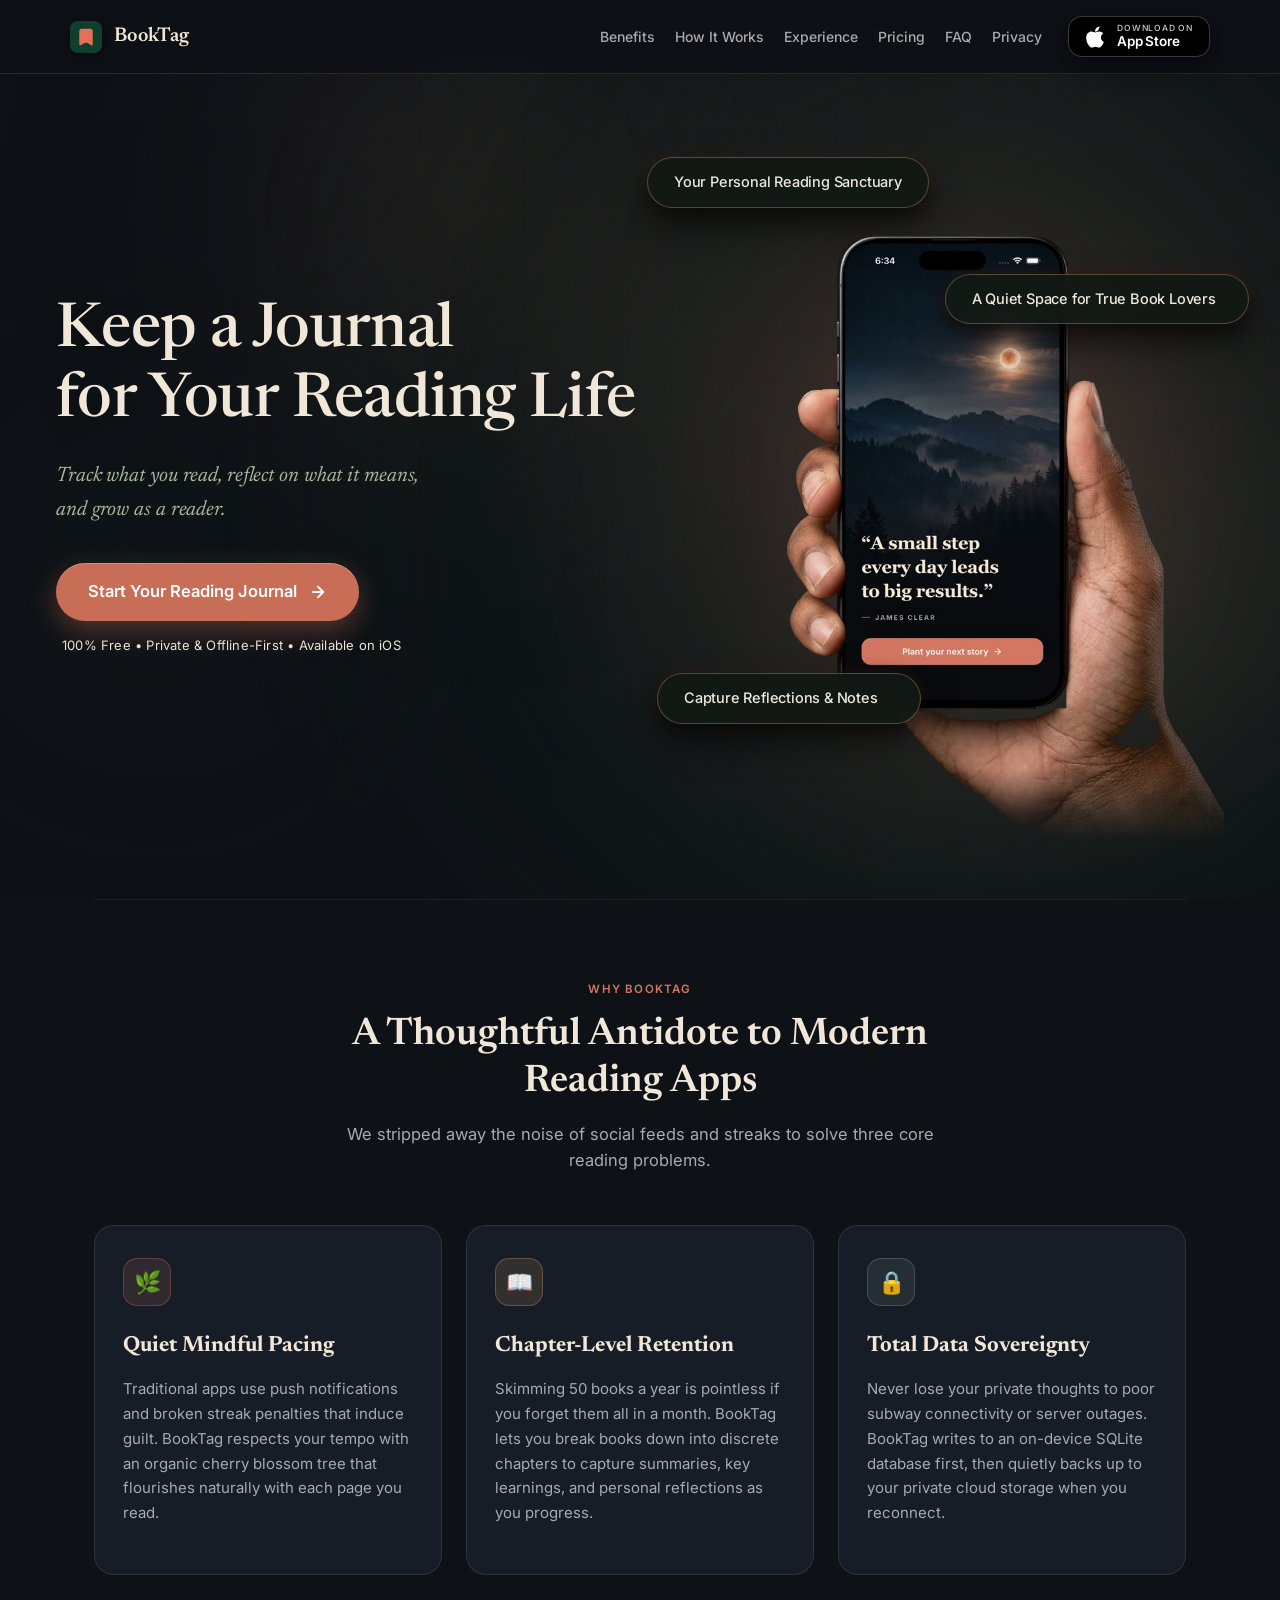
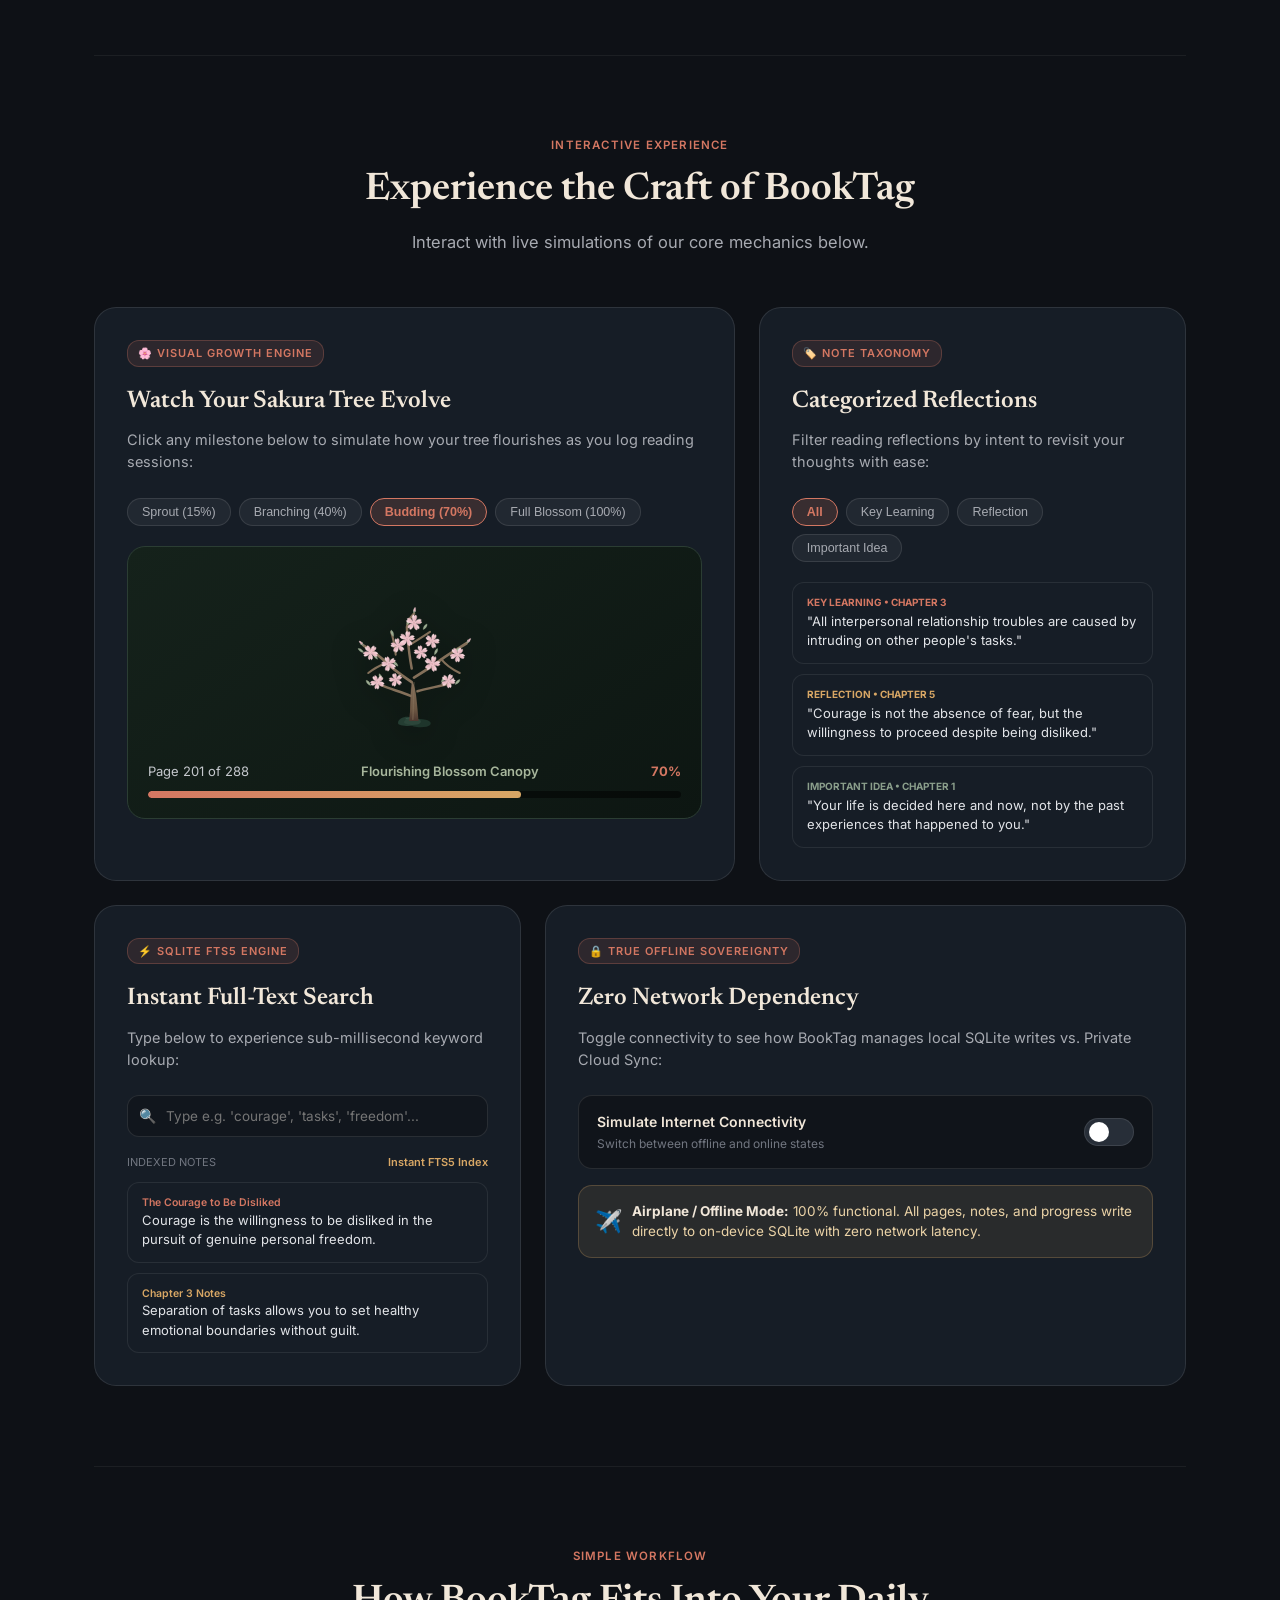
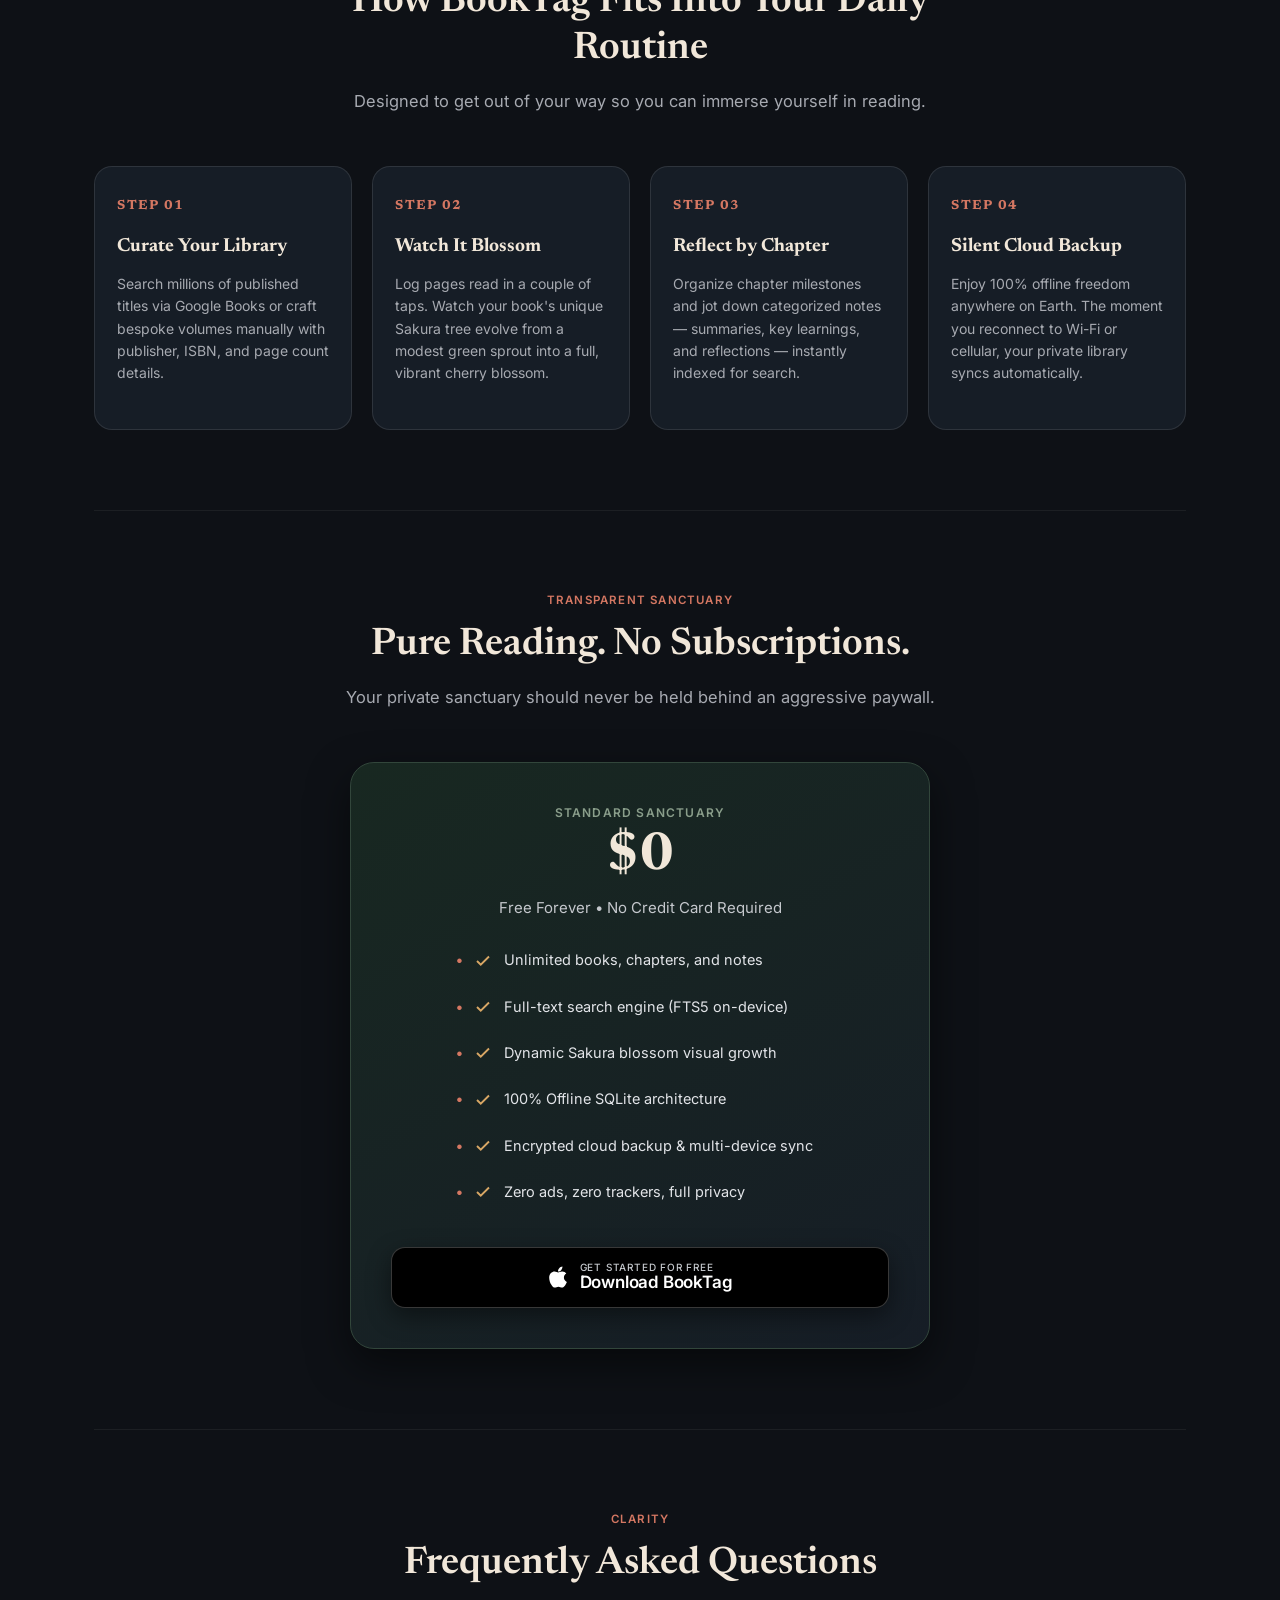
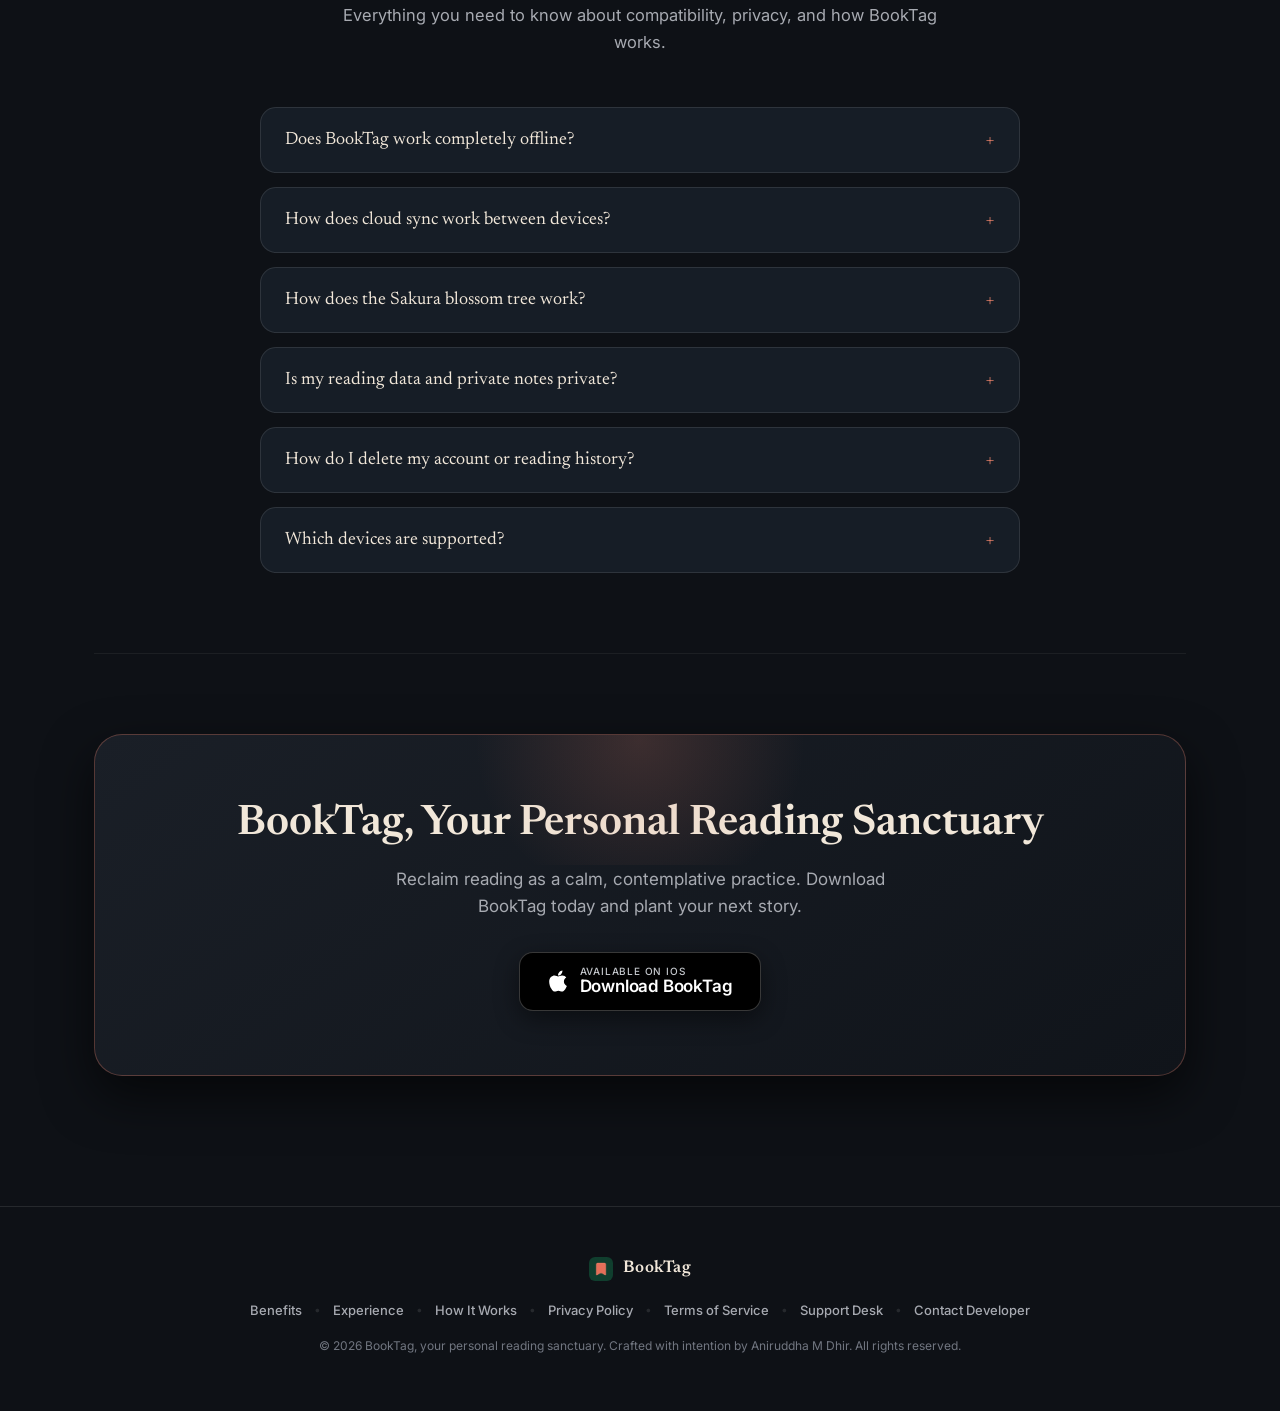
<file: index.html>
<!DOCTYPE html>
<html lang="en">
<head>
  <meta charset="UTF-8">
  <meta name="viewport" content="width=device-width, initial-scale=1.0">
  <title>BookTag — Your Personal Reading Sanctuary</title>
  <meta name="description" content="BookTag, your personal reading sanctuary. An offline-first Japanese editorial reading companion. Track daily pages, cultivate structured chapter reflections, and watch your Sakura tree blossom.">
  <link rel="preconnect" href="https://fonts.googleapis.com">
  <link rel="preconnect" href="https://fonts.gstatic.com" crossorigin>
  <link href="https://fonts.googleapis.com/css2?family=Inter:wght@400;500;600;700&family=Newsreader:ital,opsz,wght@0,6..72,400;0,6..72,500;0,6..72,600;1,6..72,400;1,6..72,500&display=swap" rel="stylesheet">
  <link rel="icon" type="image/png" href="favicon.png">
  <link rel="apple-touch-icon" href="booktag-icon.png">
  <link rel="stylesheet" href="style.css?v=3.5">
</head>
<body>

  <!-- ============================================================
       DYNAMIC BACKGROUND AMBIENCE (Grid Overlay & Floating Orbs)
       ============================================================ -->
  <div class="bg-ambient-layer" aria-hidden="true">
    <div class="grid-overlay"></div>
    <div class="ambient-orb ambient-orb-1"></div>
    <div class="ambient-orb ambient-orb-2"></div>
    <div class="ambient-orb ambient-orb-3"></div>
  </div>

  <!-- ============================================================
       1. HEADER / NAVIGATION (Frosted Glass Pill)
       ============================================================ -->
  <nav class="site-nav">
    <div class="nav-container" style="max-width: 1140px;">
      <a href="index.html" class="brand-link">
        <img src="booktag-icon.png" alt="BookTag Logo" class="brand-logo-img">
        <span class="brand-name">BookTag</span>
      </a>

      <button class="nav-toggle" id="navToggle" onclick="toggleNavMenu(event)" aria-label="Toggle navigation menu" aria-expanded="false">
        <span class="hamburger-bar"></span>
        <span class="hamburger-bar"></span>
        <span class="hamburger-bar"></span>
      </button>

      <div class="nav-links" id="navLinks">
        <a href="#benefits">Benefits</a>
        <a href="#how-it-works">How It Works</a>
        <a href="#interactive-features">Experience</a>
        <a href="#pricing">Pricing</a>
        <a href="#faq">FAQ</a>
        <a href="privacy.html">Privacy</a>
        <a href="https://apps.apple.com/app/booktag/id6831411297" target="_blank" rel="noopener" class="btn-app-store btn-shine" style="padding: 7px 16px; margin-left: 6px;">
          <svg viewBox="0 0 384 512" aria-hidden="true">
            <path d="M318.7 268.7c-.2-36.7 16.4-64.4 50-84.8-18.8-26.9-47.2-41.7-84.7-44.6-35.5-2.8-74.3 20.7-88.5 20.7-15 0-49.4-19.7-76.4-19.7C63.3 141.2 4 184.8 4 273.5q0 39.3 14.4 81.2c12.8 36.7 59 126.7 107.2 125.2 25.2-.6 43-17.9 75.8-17.9 31.8 0 48.3 17.9 76.4 17.9 48.6-.7 90.4-82.5 102.6-119.3-65.2-30.7-61.7-90-61.7-91.9zm-56.6-164.2c27.3-32.4 24.8-61.9 24-72.5-24.1 1.4-52 16.4-67.9 34.9-17.5 19.8-27.8 44.3-25.6 71.9 26.1 2 49.9-11.4 69.5-34.3z"/>
          </svg>
          <div class="btn-app-store-text">
            <span class="btn-app-store-sub" style="font-size: 8.5px;">Download on</span>
            <span class="btn-app-store-title" style="font-size: 13.5px;">App Store</span>
          </div>
        </a>
      </div>
    </div>
  </nav>

  <!-- ============================================================
       2. HERO SECTION
       ============================================================ -->
  <header style="position: relative; z-index: 2; width: 100%;">
    <!-- Gentle Sakura Petals Particle Layer -->
    <div class="falling-petals-container" aria-hidden="true">
      <div class="floating-petal"></div>
      <div class="floating-petal"></div>
      <div class="floating-petal"></div>
      <div class="floating-petal"></div>
      <div class="floating-petal"></div>
    </div>

    <section class="hero-split-section">
      <div class="hero-split-container">
        
        <!-- Left Column: Copy & Actions -->
        <div class="hero-split-left">
          <h1 class="hero-editorial-title">
            Keep a Journal <br class="desktop-only">
            for Your <br class="mobile-only">Reading Life
          </h1>
          <p class="hero-editorial-sub">
            Track what you read, reflect on what it means, <br class="desktop-only">
            and grow as a reader.
          </p>

          <div class="hero-editorial-actions">
            <a href="https://apps.apple.com/app/booktag/id6831411297" target="_blank" rel="noopener" class="btn-terracotta-cta btn-shine">
              <span>Start Your Reading Journal</span>
              <svg width="18" height="18" viewBox="0 0 24 24" fill="none" stroke="currentColor" stroke-width="2.5" stroke-linecap="round" stroke-linejoin="round">
                <line x1="5" y1="12" x2="19" y2="12"></line>
                <polyline points="12 5 19 12 12 19"></polyline>
              </svg>
            </a>
            <span class="hero-editorial-meta">100% Free • Private &amp; Offline-First • Available on iOS</span>
          </div>
        </div>

        <!-- Right Column: Hand Mockup Stage & 3 Floating Clouds -->
        <div class="hero-split-right">
          <div class="hero-hand-stage" id="heroHandStage">
            <div class="hero-hand-glow"></div>

            <!-- Floating Cloud Badges (Dynamic on Hover / Cursor Proximity) -->
            <div class="floating-cloud cloud-1" aria-label="Reading sanctuary feature">
              <div class="cloud-text-wrapper">
                <span class="cloud-text cloud-text-default">Your Personal Reading Sanctuary</span>
                <span class="cloud-text cloud-text-near">Track Every Page You Read</span>
              </div>
            </div>

            <div class="floating-cloud cloud-2" aria-label="Visual growth feature">
              <div class="cloud-text-wrapper">
                <span class="cloud-text cloud-text-default">A Quiet Space for True Book Lovers</span>
                <span class="cloud-text cloud-text-near">Watch Your Tree Bloom as You Read</span>
              </div>
            </div>

            <div class="floating-cloud cloud-3" aria-label="Chapter notes and offline feature">
              <div class="cloud-text-wrapper">
                <span class="cloud-text cloud-text-default">Capture Reflections &amp; Notes</span>
                <span class="cloud-text cloud-text-near">100% Offline-First Experience</span>
              </div>
            </div>

            <!-- Hand Holding Phone Frame -->
            <div class="hero-hand-frame" id="heroHandFrame">
              <!-- Primary Default Screen: Mindful Quote Screen -->
              <img 
                src="hero-hand-quote.png?v=3.5" 
                alt="Hand holding iPhone displaying BookTag quote screen: A small step every day leads to big results" 
                class="hero-hand-img img-primary"
              >
              <!-- Secondary Transition Screen: Authentic App Home Screen with Cherry Blossom Tree & Reading Stats -->
              <img 
                src="hero-hand-home.png?v=3.5" 
                alt="Hand holding iPhone displaying BookTag home screen with Rich Dad Poor Dad, 92% Sakura tree progress, and stats" 
                class="hero-hand-img img-secondary"
              >
              <!-- Screen-Only Hotspot: Swaps screens and clouds ONLY when hovering directly over the phone screen inside the hand -->
              <div class="phone-screen-hotspot" id="phoneScreenHotspot" aria-label="BookTag screen interactive preview" role="button" tabindex="0"></div>
            </div>
          </div>
        </div>

      </div>
    </section>
  </header>

  <main class="landing-wrapper" style="position: relative; z-index: 2;">

    <!-- ============================================================
         3. KEY BENEFITS (Problem → Outcome)
         ============================================================ -->
    <section class="landing-section" id="benefits">
      <div class="section-header-center">
        <span class="section-pill">Why BookTag</span>
        <h2 class="section-title">A Thoughtful Antidote to Modern Reading Apps</h2>
        <p class="section-subtitle">We stripped away the noise of social feeds and streaks to solve three core reading problems.</p>
      </div>

      <div class="benefits-grid">
        <div class="benefit-card">
          <div class="benefit-icon-badge terracotta">🌿</div>
          <h3>Quiet Mindful Pacing</h3>
          <p>
            Traditional apps use push notifications and broken streak penalties that induce guilt. BookTag respects your tempo with an organic cherry blossom tree that flourishes naturally with each page you read.
          </p>
        </div>

        <div class="benefit-card">
          <div class="benefit-icon-badge gold">📖</div>
          <h3>Chapter-Level Retention</h3>
          <p>
            Skimming 50 books a year is pointless if you forget them all in a month. BookTag lets you break books down into discrete chapters to capture summaries, key learnings, and personal reflections as you progress.
          </p>
        </div>

        <div class="benefit-card">
          <div class="benefit-icon-badge sage">🔒</div>
          <h3>Total Data Sovereignty</h3>
          <p>
            Never lose your private thoughts to poor subway connectivity or server outages. BookTag writes to an on-device SQLite database first, then quietly backs up to your private cloud storage when you reconnect.
          </p>
        </div>
      </div>
    </section>

    <!-- ============================================================
         5. INTERACTIVE BENTO GRID (Villix-Style Interactive Showcase)
         ============================================================ -->
    <section class="landing-section" id="interactive-features">
      <div class="section-header-center">
        <span class="section-pill">Interactive Experience</span>
        <h2 class="section-title">Experience the Craft of BookTag</h2>
        <p class="section-subtitle">Interact with live simulations of our core mechanics below.</p>
      </div>

      <!-- Bento Row 1 -->
      <div class="bento-grid">
        <!-- Card 1: Sakura Tree Lifecycle Simulator -->
        <div class="bento-card">
          <span class="bento-badge">🌸 Visual Growth Engine</span>
          <h3 class="bento-title">Watch Your Sakura Tree Evolve</h3>
          <p class="bento-subtitle">
            Click any milestone below to simulate how your tree flourishes as you log reading sessions:
          </p>

          <div class="interactive-pill-group">
            <button type="button" class="interactive-pill sakura-stage-pill" onclick="setSakuraStage('sprout', this)">Sprout (15%)</button>
            <button type="button" class="interactive-pill sakura-stage-pill" onclick="setSakuraStage('branching', this)">Branching (40%)</button>
            <button type="button" class="interactive-pill sakura-stage-pill active" onclick="setSakuraStage('budding', this)">Budding (70%)</button>
            <button type="button" class="interactive-pill sakura-stage-pill" onclick="setSakuraStage('blossom', this)">Full Blossom (100%)</button>
          </div>

          <div class="sakura-demo-box">
            <div class="sakura-tree-display">
              <svg class="sakura-demo-tree-svg" id="sakuraTreeSvg" viewBox="0 0 160 140" fill="none">
                <defs>
                  <linearGradient id="trunkGrad" x1="0%" y1="100%" x2="0%" y2="0%">
                    <stop offset="0%" stop-color="#4D382F"/>
                    <stop offset="30%" stop-color="#6C5743"/>
                    <stop offset="100%" stop-color="#84705A"/>
                  </linearGradient>
                  <linearGradient id="sakuraPetalGrad" x1="0%" y1="0%" x2="100%" y2="100%">
                    <stop offset="0%" stop-color="#FFF2F4"/>
                    <stop offset="35%" stop-color="#F0C8CF"/>
                    <stop offset="100%" stop-color="#D99EAA"/>
                  </linearGradient>
                  <linearGradient id="sakuraBudGrad" x1="0%" y1="0%" x2="0%" y2="100%">
                    <stop offset="0%" stop-color="#F0C8CF"/>
                    <stop offset="100%" stop-color="#D99EAA"/>
                  </linearGradient>
                </defs>
                <g id="sakuraTreeContent">
                  <!-- Rendered dynamically by script.js -->
                </g>
              </svg>
            </div>

            <div class="sakura-demo-stats">
              <span id="sakuraPages">Page 201 of 288</span>
              <span id="sakuraStatusText" style="color: #A7B69C; font-weight: 600;">Flourishing Blossom Canopy</span>
              <span id="sakuraPercent" style="color: #D47762; font-weight: 700;">70%</span>
            </div>
            <div class="sakura-demo-bar-bg">
              <div class="sakura-demo-bar-fill" id="sakuraBar" style="width: 70%;"></div>
            </div>
          </div>
        </div>

        <!-- Card 2: Interactive Categorized Notes -->
        <div class="bento-card">
          <span class="bento-badge">🏷️ Note Taxonomy</span>
          <h3 class="bento-title">Categorized Reflections</h3>
          <p class="bento-subtitle">Filter reading reflections by intent to revisit your thoughts with ease:</p>

          <div class="interactive-pill-group">
            <button type="button" class="interactive-pill note-filter-pill active" onclick="filterNotes('all', this)">All</button>
            <button type="button" class="interactive-pill note-filter-pill" onclick="filterNotes('learning', this)">Key Learning</button>
            <button type="button" class="interactive-pill note-filter-pill" onclick="filterNotes('reflection', this)">Reflection</button>
            <button type="button" class="interactive-pill note-filter-pill" onclick="filterNotes('idea', this)">Important Idea</button>
          </div>

          <div style="display: flex; flex-direction: column; gap: 10px;">
            <div class="search-result-item demo-note-item" data-category="learning">
              <div style="font-size: 10px; color: #D47762; font-weight: 700; text-transform: uppercase; margin-bottom: 2px;">Key Learning • Chapter 3</div>
              <div>"All interpersonal relationship troubles are caused by intruding on other people's tasks."</div>
            </div>
            <div class="search-result-item demo-note-item" data-category="reflection">
              <div style="font-size: 10px; color: #D8A765; font-weight: 700; text-transform: uppercase; margin-bottom: 2px;">Reflection • Chapter 5</div>
              <div>"Courage is not the absence of fear, but the willingness to proceed despite being disliked."</div>
            </div>
            <div class="search-result-item demo-note-item" data-category="idea">
              <div style="font-size: 10px; color: #8A9E8B; font-weight: 700; text-transform: uppercase; margin-bottom: 2px;">Important Idea • Chapter 1</div>
              <div>"Your life is decided here and now, not by the past experiences that happened to you."</div>
            </div>
          </div>
        </div>
      </div>

      <!-- Bento Row 2 -->
      <div class="bento-grid-row-2">
        <!-- Card 3: Instant Search Demo -->
        <div class="bento-card">
          <span class="bento-badge">⚡ SQLite FTS5 Engine</span>
          <h3 class="bento-title">Instant Full-Text Search</h3>
          <p class="bento-subtitle">Type below to experience sub-millisecond keyword lookup:</p>

          <div class="search-demo-input-box">
            <span class="search-demo-icon">🔍</span>
            <input 
              type="text" 
              class="search-demo-input" 
              placeholder="Type e.g. 'courage', 'tasks', 'freedom'..." 
              oninput="handleLiveSearch(this)"
            >
          </div>

          <div style="display: flex; justify-content: space-between; align-items: center; margin-bottom: 10px;">
            <span style="font-size: 11px; color: var(--text-muted); text-transform: uppercase;">Indexed Notes</span>
            <span id="searchCountBadge" style="font-size: 11px; color: var(--accent-gold); font-weight: 600;">Instant FTS5 Index</span>
          </div>

          <div class="search-demo-results">
            <div class="search-result-item demo-search-item" data-searchable="courage disliked freedom" data-original-quote="Courage is the willingness to be disliked in the pursuit of genuine personal freedom.">
              <div class="search-item-title" style="font-size: 10.5px; color: var(--accent-terracotta); font-weight: 600;">The Courage to Be Disliked</div>
              <div class="search-item-quote">Courage is the willingness to be disliked in the pursuit of genuine personal freedom.</div>
            </div>
            <div class="search-result-item demo-search-item" data-searchable="tasks separation boundaries" data-original-quote="Separation of tasks allows you to set healthy emotional boundaries without guilt.">
              <div class="search-item-title" style="font-size: 10.5px; color: var(--accent-gold); font-weight: 600;">Chapter 3 Notes</div>
              <div class="search-item-quote">Separation of tasks allows you to set healthy emotional boundaries without guilt.</div>
            </div>
          </div>
        </div>

        <!-- Card 4: Offline / Cloud Sync Demo -->
        <div class="bento-card">
          <span class="bento-badge">🔒 True Offline Sovereignty</span>
          <h3 class="bento-title">Zero Network Dependency</h3>
          <p class="bento-subtitle">
            Toggle connectivity to see how BookTag manages local SQLite writes vs. Private Cloud Sync:
          </p>

          <div class="sync-toggle-container">
            <div>
              <div style="font-size: 14px; font-weight: 600; color: #F1E7D9;">Simulate Internet Connectivity</div>
              <div style="font-size: 12px; color: var(--text-muted);">Switch between offline and online states</div>
            </div>
            <label class="switch-label">
              <input type="checkbox" onchange="toggleSyncDemo(this)">
              <span class="switch-slider"></span>
            </label>
          </div>

          <div id="syncStatusDisplay" class="sync-status-display offline">
            <span id="syncStatusIcon" style="font-size: 22px;">✈️</span>
            <div id="syncStatusText">
              <strong>Airplane / Offline Mode:</strong> 100% functional. All pages, notes, and progress write directly to on-device SQLite with zero network latency.
            </div>
          </div>
        </div>
      </div>
    </section>

    <!-- ============================================================
         6. HOW IT WORKS
         ============================================================ -->
    <section class="landing-section" id="how-it-works">
      <div class="section-header-center">
        <span class="section-pill">Simple Workflow</span>
        <h2 class="section-title">How BookTag Fits Into Your Daily Routine</h2>
        <p class="section-subtitle">Designed to get out of your way so you can immerse yourself in reading.</p>
      </div>

      <div class="steps-grid">
        <div class="step-card">
          <div class="step-num">STEP 01</div>
          <h3>Curate Your Library</h3>
          <p>Search millions of published titles via Google Books or craft bespoke volumes manually with publisher, ISBN, and page count details.</p>
        </div>

        <div class="step-card">
          <div class="step-num">STEP 02</div>
          <h3>Watch It Blossom</h3>
          <p>Log pages read in a couple of taps. Watch your book's unique Sakura tree evolve from a modest green sprout into a full, vibrant cherry blossom.</p>
        </div>

        <div class="step-card">
          <div class="step-num">STEP 03</div>
          <h3>Reflect by Chapter</h3>
          <p>Organize chapter milestones and jot down categorized notes — summaries, key learnings, and reflections — instantly indexed for search.</p>
        </div>

        <div class="step-card">
          <div class="step-num">STEP 04</div>
          <h3>Silent Cloud Backup</h3>
          <p>Enjoy 100% offline freedom anywhere on Earth. The moment you reconnect to Wi-Fi or cellular, your private library syncs automatically.</p>
        </div>
      </div>
    </section>

    <!-- ============================================================
         7. PRICING & PLANS
         ============================================================ -->
    <section class="landing-section" id="pricing">
      <div class="section-header-center">
        <span class="section-pill">Transparent Sanctuary</span>
        <h2 class="section-title">Pure Reading. No Subscriptions.</h2>
        <p class="section-subtitle">Your private sanctuary should never be held behind an aggressive paywall.</p>
      </div>

      <div class="pricing-wrapper">
        <div class="pricing-card">
          <div class="pricing-tier">Standard Sanctuary</div>
          <div class="pricing-price">$0</div>
          <div class="pricing-tagline">Free Forever • No Credit Card Required</div>

          <ul class="pricing-features-list">
            <li>
              <svg width="18" height="18" viewBox="0 0 24 24" fill="none" stroke="currentColor" stroke-width="2.5"><polyline points="20 6 9 17 4 12"></polyline></svg>
              <span>Unlimited books, chapters, and notes</span>
            </li>
            <li>
              <svg width="18" height="18" viewBox="0 0 24 24" fill="none" stroke="currentColor" stroke-width="2.5"><polyline points="20 6 9 17 4 12"></polyline></svg>
              <span>Full-text search engine (FTS5 on-device)</span>
            </li>
            <li>
              <svg width="18" height="18" viewBox="0 0 24 24" fill="none" stroke="currentColor" stroke-width="2.5"><polyline points="20 6 9 17 4 12"></polyline></svg>
              <span>Dynamic Sakura blossom visual growth</span>
            </li>
            <li>
              <svg width="18" height="18" viewBox="0 0 24 24" fill="none" stroke="currentColor" stroke-width="2.5"><polyline points="20 6 9 17 4 12"></polyline></svg>
              <span>100% Offline SQLite architecture</span>
            </li>
            <li>
              <svg width="18" height="18" viewBox="0 0 24 24" fill="none" stroke="currentColor" stroke-width="2.5"><polyline points="20 6 9 17 4 12"></polyline></svg>
              <span>Encrypted cloud backup &amp; multi-device sync</span>
            </li>
            <li>
              <svg width="18" height="18" viewBox="0 0 24 24" fill="none" stroke="currentColor" stroke-width="2.5"><polyline points="20 6 9 17 4 12"></polyline></svg>
              <span>Zero ads, zero trackers, full privacy</span>
            </li>
          </ul>

          <a href="https://apps.apple.com/app/booktag/id6831411297" target="_blank" rel="noopener" class="btn-app-store btn-shine" style="width: 100%; justify-content: center; padding: 14px 24px;">
            <svg viewBox="0 0 384 512" aria-hidden="true">
              <path d="M318.7 268.7c-.2-36.7 16.4-64.4 50-84.8-18.8-26.9-47.2-41.7-84.7-44.6-35.5-2.8-74.3 20.7-88.5 20.7-15 0-49.4-19.7-76.4-19.7C63.3 141.2 4 184.8 4 273.5q0 39.3 14.4 81.2c12.8 36.7 59 126.7 107.2 125.2 25.2-.6 43-17.9 75.8-17.9 31.8 0 48.3 17.9 76.4 17.9 48.6-.7 90.4-82.5 102.6-119.3-65.2-30.7-61.7-90-61.7-91.9zm-56.6-164.2c27.3-32.4 24.8-61.9 24-72.5-24.1 1.4-52 16.4-67.9 34.9-17.5 19.8-27.8 44.3-25.6 71.9 26.1 2 49.9-11.4 69.5-34.3z"/>
            </svg>
            <div class="btn-app-store-text">
              <span class="btn-app-store-sub">Get Started for Free</span>
              <span class="btn-app-store-title">Download BookTag</span>
            </div>
          </a>
        </div>
      </div>
    </section>

    <!-- ============================================================
         8. FREQUENTLY ASKED QUESTIONS
         ============================================================ -->
    <section class="landing-section" id="faq">
      <div class="section-header-center">
        <span class="section-pill">Clarity</span>
        <h2 class="section-title">Frequently Asked Questions</h2>
        <p class="section-subtitle">Everything you need to know about compatibility, privacy, and how BookTag works.</p>
      </div>

      <div class="faq-list">
        <div class="faq-item">
          <button class="faq-question" onclick="toggleFaq(this)">
            <span>Does BookTag work completely offline?</span>
            <span class="faq-arrow">+</span>
          </button>
          <div class="faq-answer">
            Yes, 100%. BookTag is engineered with an offline-first architecture. All books, chapter milestones, reading sessions, and notes are stored locally inside SQLite on your device first. You can read and write notes on flights, subways, or in the woods with zero network signal.
          </div>
        </div>

        <div class="faq-item">
          <button class="faq-question" onclick="toggleFaq(this)">
            <span>How does cloud sync work between devices?</span>
            <span class="faq-arrow">+</span>
          </button>
          <div class="faq-answer">
            Whenever your phone is connected to the internet, BookTag silently synchronizes all your local records with your secure encrypted cloud vault. If you get a new iPhone or open BookTag on your iPad, your entire library, reading progress, and notes are restored automatically.
          </div>
        </div>

        <div class="faq-item">
          <button class="faq-question" onclick="toggleFaq(this)">
            <span>How does the Sakura blossom tree work?</span>
            <span class="faq-arrow">+</span>
          </button>
          <div class="faq-answer">
            Each book features a dynamic Sakura blossom tree that evolves in real time based on your reading progress percentage. Starting as a delicate green shoot at 0%, it sprouts leafy branches at 25%, blooms with tender pink buds at 50%, and flourishes into full cherry blossom flowers when you reach the final pages.
          </div>
        </div>

        <div class="faq-item">
          <button class="faq-question" onclick="toggleFaq(this)">
            <span>Is my reading data and private notes private?</span>
            <span class="faq-arrow">+</span>
          </button>
          <div class="faq-answer">
            Yes, strictly private. We do not sell data to advertisers, use tracking cookies, or analyze the contents of your reading reflections. PostgreSQL Row-Level Security (RLS) guarantees that only your authenticated account can ever read or modify your library.
          </div>
        </div>

        <div class="faq-item">
          <button class="faq-question" onclick="toggleFaq(this)">
            <span>How do I delete my account or reading history?</span>
            <span class="faq-arrow">+</span>
          </button>
          <div class="faq-answer">
            BookTag features full self-serve data deletion compliant with Apple Guideline 5.1.1. Simply open the app, head to <strong>Profile &rarr; Delete Account</strong>, and tap confirm. This immediately erases your local SQLite database and permanently wipes all cloud records.
          </div>
        </div>

        <div class="faq-item">
          <button class="faq-question" onclick="toggleFaq(this)">
            <span>Which devices are supported?</span>
            <span class="faq-arrow">+</span>
          </button>
          <div class="faq-answer">
            BookTag is currently available for iOS devices running iOS 15.0 or later, including all modern iPhones and iPads.
          </div>
        </div>
      </div>
    </section>

    <!-- ============================================================
         9. FINAL CALL TO ACTION
         ============================================================ -->
    <section class="landing-section" style="border-bottom: none; padding-bottom: 90px;">
      <div class="final-cta-card">
        <h2>BookTag, Your Personal Reading Sanctuary</h2>
        <p>
          Reclaim reading as a calm, contemplative practice. Download BookTag today and plant your next story.
        </p>

        <a href="https://apps.apple.com/app/booktag/id6831411297" target="_blank" rel="noopener" class="btn-app-store btn-shine" style="padding: 13px 28px;">
          <svg viewBox="0 0 384 512" aria-hidden="true">
            <path d="M318.7 268.7c-.2-36.7 16.4-64.4 50-84.8-18.8-26.9-47.2-41.7-84.7-44.6-35.5-2.8-74.3 20.7-88.5 20.7-15 0-49.4-19.7-76.4-19.7C63.3 141.2 4 184.8 4 273.5q0 39.3 14.4 81.2c12.8 36.7 59 126.7 107.2 125.2 25.2-.6 43-17.9 75.8-17.9 31.8 0 48.3 17.9 76.4 17.9 48.6-.7 90.4-82.5 102.6-119.3-65.2-30.7-61.7-90-61.7-91.9zm-56.6-164.2c27.3-32.4 24.8-61.9 24-72.5-24.1 1.4-52 16.4-67.9 34.9-17.5 19.8-27.8 44.3-25.6 71.9 26.1 2 49.9-11.4 69.5-34.3z"/>
          </svg>
          <div class="btn-app-store-text">
            <span class="btn-app-store-sub">Available on iOS</span>
            <span class="btn-app-store-title">Download BookTag</span>
          </div>
        </a>
      </div>
    </section>

  </main>

  <!-- ============================================================
       10. FOOTER
       ============================================================ -->
  <footer class="site-footer" style="position: relative; z-index: 2;">
    <div class="footer-container" style="max-width: 1140px;">
      <a href="index.html" class="footer-brand">
        <img src="booktag-icon.png" alt="BookTag" class="footer-logo">
        <span class="footer-brand-name">BookTag</span>
      </a>
      <div class="footer-links">
        <a href="#benefits">Benefits</a>
        <span class="sep">&bull;</span>
        <a href="#interactive-features">Experience</a>
        <span class="sep">&bull;</span>
        <a href="#how-it-works">How It Works</a>
        <span class="sep">&bull;</span>
        <a href="privacy.html">Privacy Policy</a>
        <span class="sep">&bull;</span>
        <a href="terms.html">Terms of Service</a>
        <span class="sep">&bull;</span>
        <a href="support.html">Support Desk</a>
        <span class="sep">&bull;</span>
        <a href="mailto:verify@aniruddhamdhir.dev">Contact Developer</a>
      </div>
      <p class="footer-copyright">&copy; 2026 BookTag, your personal reading sanctuary. Crafted with intention by Aniruddha M Dhir. All rights reserved.</p>
    </div>
  </footer>

  <script src="script.js?v=3.5"></script>
</body>
</html>
</file>
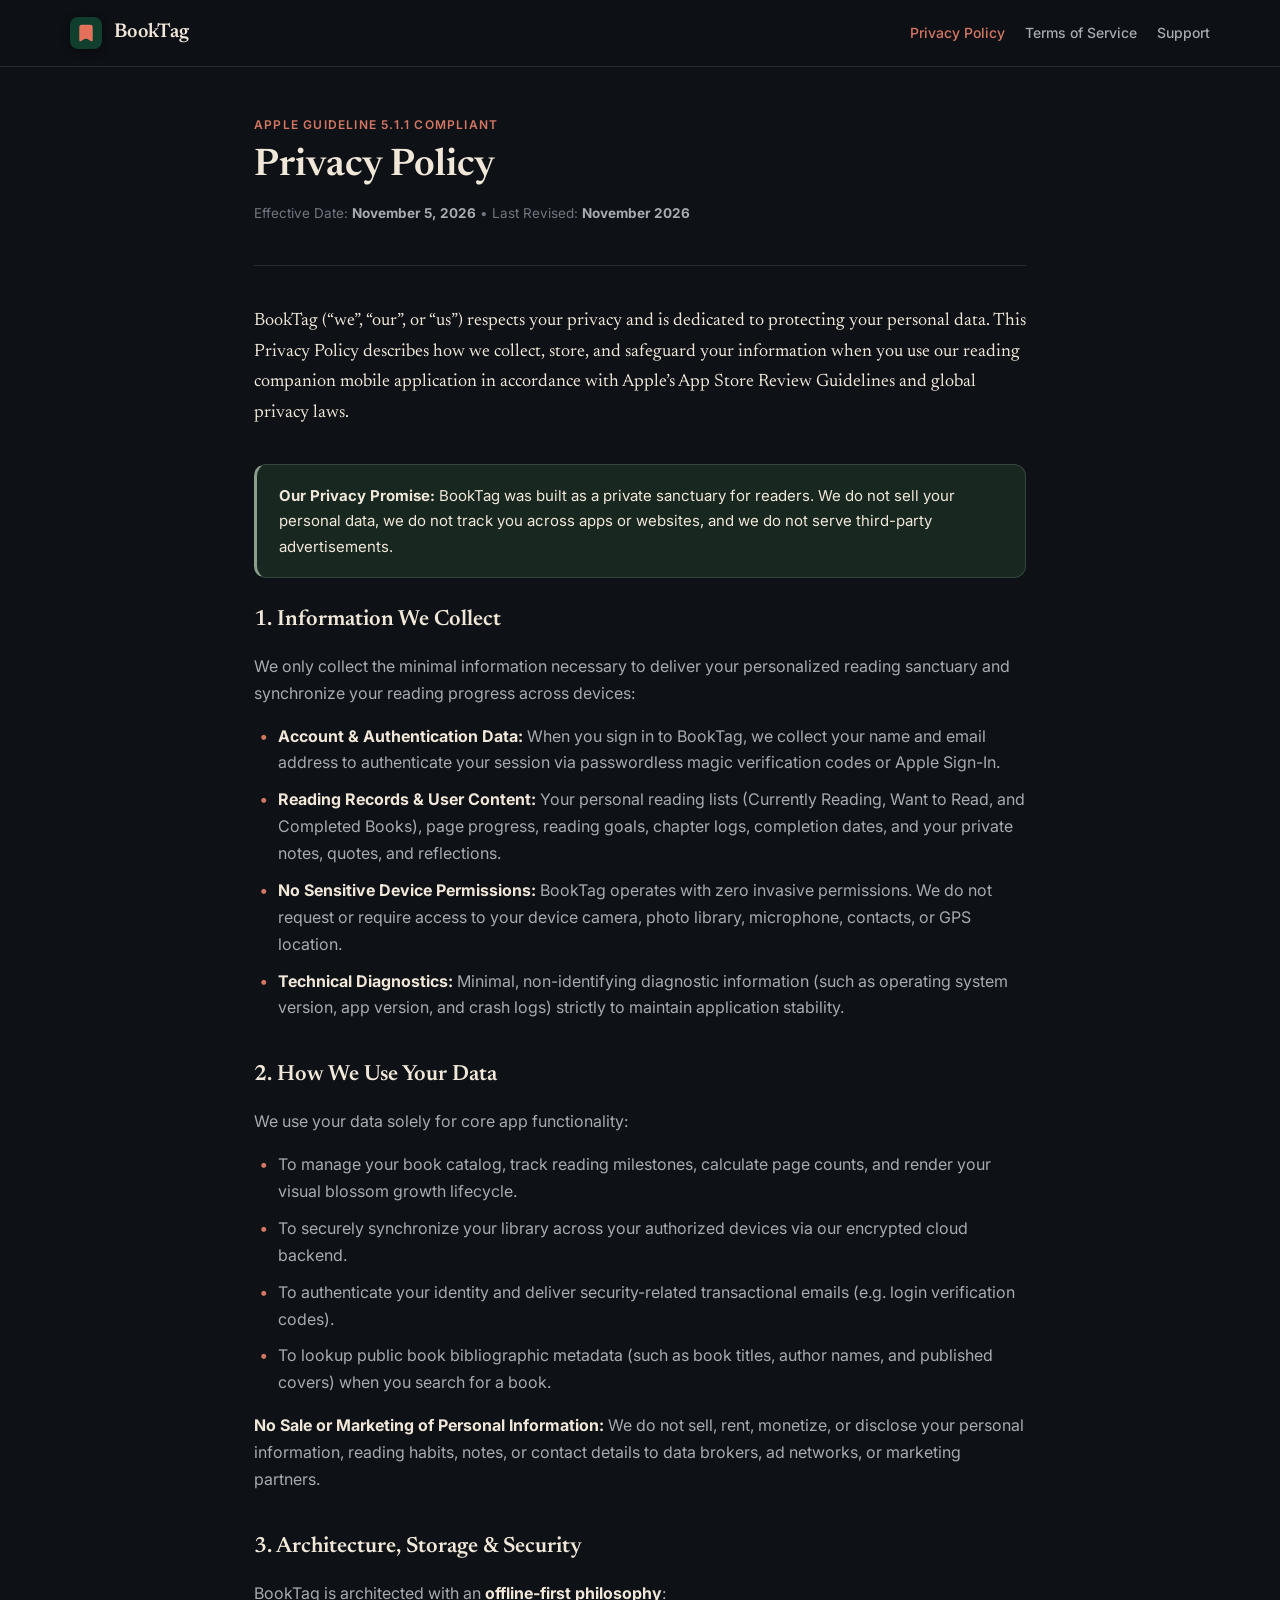
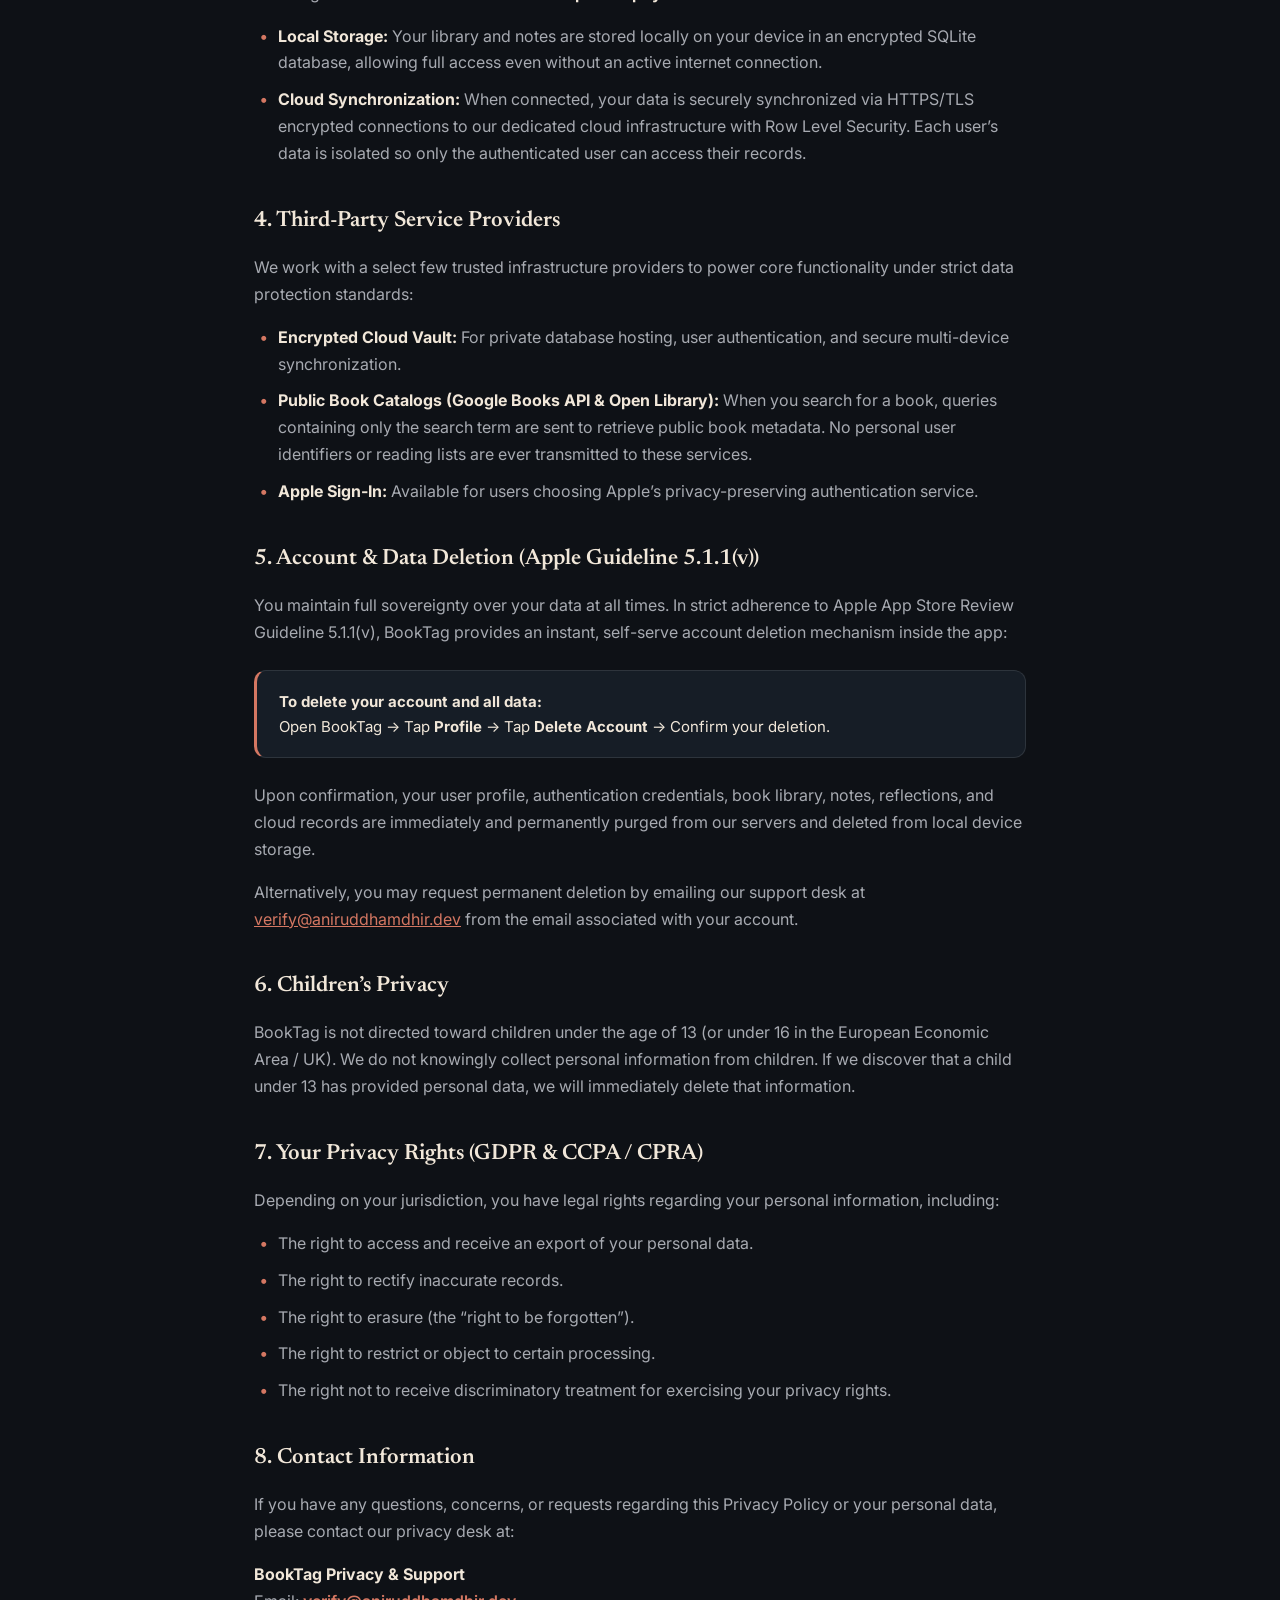
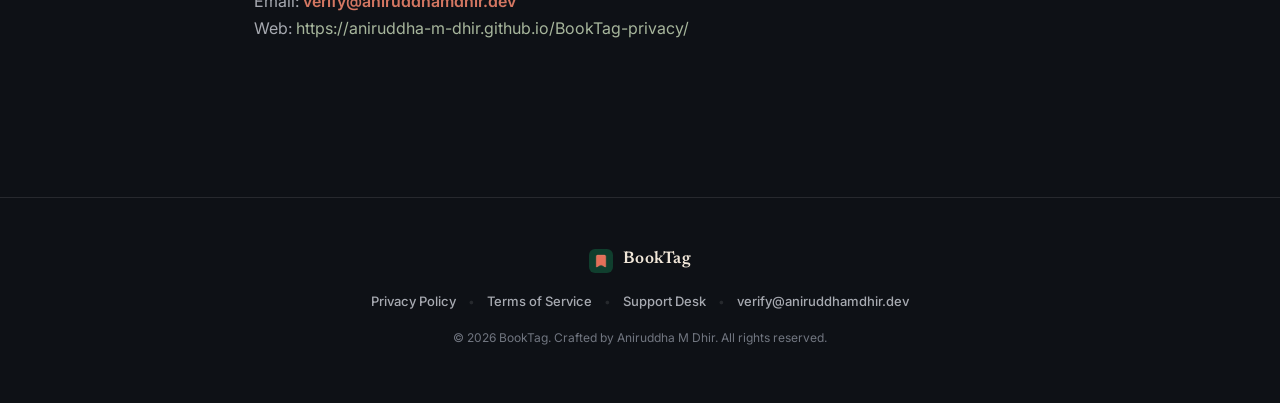
<file: privacy.html>
<!DOCTYPE html>
<html lang="en">
<head>
  <meta charset="UTF-8">
  <meta name="viewport" content="width=device-width, initial-scale=1.0">
  <title>Privacy Policy — BookTag</title>
  <meta name="description" content="BookTag Privacy Policy: How we collect, safeguard, and respect your personal reading data in accordance with Apple App Store Review Guidelines.">
  <link rel="preconnect" href="https://fonts.googleapis.com">
  <link rel="preconnect" href="https://fonts.gstatic.com" crossorigin>
  <link href="https://fonts.googleapis.com/css2?family=Inter:wght@400;500;600;700&family=Newsreader:ital,opsz,wght@0,6..72,400;0,6..72,500;0,6..72,600;1,6..72,400&display=swap" rel="stylesheet">
  <link rel="icon" type="image/png" href="favicon.png">
  <link rel="apple-touch-icon" href="booktag-icon.png">
  <link rel="stylesheet" href="style.css?v=1.3">
</head>
<body>

  <nav class="site-nav">
    <div class="nav-container">
      <a href="index.html" class="brand-link">
        <img src="booktag-icon.png" alt="BookTag" class="brand-logo-img">
        <span class="brand-name">BookTag</span>
      </a>
      <button class="nav-toggle" id="navToggle" onclick="toggleNavMenu(event)" aria-label="Toggle navigation menu" aria-expanded="false">
        <span class="hamburger-bar"></span>
        <span class="hamburger-bar"></span>
        <span class="hamburger-bar"></span>
      </button>
      <div class="nav-links" id="navLinks">
        <a href="privacy.html" class="active">Privacy Policy</a>
        <a href="terms.html">Terms of Service</a>
        <a href="support.html">Support</a>
      </div>
    </div>
  </nav>

  <main class="container">
    <header class="page-header">
      <div class="page-category">Apple Guideline 5.1.1 Compliant</div>
      <h1>Privacy Policy</h1>
      <p class="effective-date">Effective Date: <strong>November 5, 2026</strong> &bull; Last Revised: <strong>November 2026</strong></p>
    </header>

    <p class="intro-lead">
      BookTag (“we”, “our”, or “us”) respects your privacy and is dedicated to protecting your personal data. This Privacy Policy describes how we collect, store, and safeguard your information when you use our reading companion mobile application in accordance with Apple’s App Store Review Guidelines and global privacy laws.
    </p>

    <div class="callout-box green">
      <p>
        <strong>Our Privacy Promise:</strong> BookTag was built as a private sanctuary for readers. We do not sell your personal data, we do not track you across apps or websites, and we do not serve third-party advertisements.
      </p>
    </div>

    <section class="legal-section">
      <h2>1. Information We Collect</h2>
      <p>We only collect the minimal information necessary to deliver your personalized reading sanctuary and synchronize your reading progress across devices:</p>
      <ul>
        <li>
          <strong>Account & Authentication Data:</strong> When you sign in to BookTag, we collect your name and email address to authenticate your session via passwordless magic verification codes or Apple Sign-In.
        </li>
        <li>
          <strong>Reading Records & User Content:</strong> Your personal reading lists (Currently Reading, Want to Read, and Completed Books), page progress, reading goals, chapter logs, completion dates, and your private notes, quotes, and reflections.
        </li>
        <li>
          <strong>No Sensitive Device Permissions:</strong> BookTag operates with zero invasive permissions. We do not request or require access to your device camera, photo library, microphone, contacts, or GPS location.
        </li>
        <li>
          <strong>Technical Diagnostics:</strong> Minimal, non-identifying diagnostic information (such as operating system version, app version, and crash logs) strictly to maintain application stability.
        </li>
      </ul>
    </section>

    <section class="legal-section">
      <h2>2. How We Use Your Data</h2>
      <p>We use your data solely for core app functionality:</p>
      <ul>
        <li>To manage your book catalog, track reading milestones, calculate page counts, and render your visual blossom growth lifecycle.</li>
        <li>To securely synchronize your library across your authorized devices via our encrypted cloud backend.</li>
        <li>To authenticate your identity and deliver security-related transactional emails (e.g. login verification codes).</li>
        <li>To lookup public book bibliographic metadata (such as book titles, author names, and published covers) when you search for a book.</li>
      </ul>
      <p>
        <strong>No Sale or Marketing of Personal Information:</strong> We do not sell, rent, monetize, or disclose your personal information, reading habits, notes, or contact details to data brokers, ad networks, or marketing partners.
      </p>
    </section>

    <section class="legal-section">
      <h2>3. Architecture, Storage & Security</h2>
      <p>
        BookTag is architected with an <strong>offline-first philosophy</strong>:
      </p>
      <ul>
        <li>
          <strong>Local Storage:</strong> Your library and notes are stored locally on your device in an encrypted SQLite database, allowing full access even without an active internet connection.
        </li>
        <li>
          <strong>Cloud Synchronization:</strong> When connected, your data is securely synchronized via HTTPS/TLS encrypted connections to our dedicated cloud infrastructure with Row Level Security. Each user’s data is isolated so only the authenticated user can access their records.
        </li>
      </ul>
    </section>

    <section class="legal-section">
      <h2>4. Third-Party Service Providers</h2>
      <p>We work with a select few trusted infrastructure providers to power core functionality under strict data protection standards:</p>
      <ul>
        <li>
          <strong>Encrypted Cloud Vault:</strong> For private database hosting, user authentication, and secure multi-device synchronization.
        </li>
        <li>
          <strong>Public Book Catalogs (Google Books API & Open Library):</strong> When you search for a book, queries containing only the search term are sent to retrieve public book metadata. No personal user identifiers or reading lists are ever transmitted to these services.
        </li>
        <li>
          <strong>Apple Sign-In:</strong> Available for users choosing Apple’s privacy-preserving authentication service.
        </li>
      </ul>
    </section>

    <section class="legal-section">
      <h2>5. Account & Data Deletion (Apple Guideline 5.1.1(v))</h2>
      <p>You maintain full sovereignty over your data at all times. In strict adherence to Apple App Store Review Guideline 5.1.1(v), BookTag provides an instant, self-serve account deletion mechanism inside the app:</p>
      <div class="callout-box">
        <p>
          <strong>To delete your account and all data:</strong><br>
          Open BookTag &rarr; Tap <strong>Profile</strong> &rarr; Tap <strong>Delete Account</strong> &rarr; Confirm your deletion.
        </p>
      </div>
      <p>
        Upon confirmation, your user profile, authentication credentials, book library, notes, reflections, and cloud records are immediately and permanently purged from our servers and deleted from local device storage.
      </p>
      <p>
        Alternatively, you may request permanent deletion by emailing our support desk at <a href="mailto:verify@aniruddhamdhir.dev" style="color: var(--accent-terracotta);">verify@aniruddhamdhir.dev</a> from the email associated with your account.
      </p>
    </section>

    <section class="legal-section">
      <h2>6. Children’s Privacy</h2>
      <p>
        BookTag is not directed toward children under the age of 13 (or under 16 in the European Economic Area / UK). We do not knowingly collect personal information from children. If we discover that a child under 13 has provided personal data, we will immediately delete that information.
      </p>
    </section>

    <section class="legal-section">
      <h2>7. Your Privacy Rights (GDPR & CCPA / CPRA)</h2>
      <p>Depending on your jurisdiction, you have legal rights regarding your personal information, including:</p>
      <ul>
        <li>The right to access and receive an export of your personal data.</li>
        <li>The right to rectify inaccurate records.</li>
        <li>The right to erasure (the “right to be forgotten”).</li>
        <li>The right to restrict or object to certain processing.</li>
        <li>The right not to receive discriminatory treatment for exercising your privacy rights.</li>
      </ul>
    </section>

    <section class="legal-section">
      <h2>8. Contact Information</h2>
      <p>If you have any questions, concerns, or requests regarding this Privacy Policy or your personal data, please contact our privacy desk at:</p>
      <p>
        <strong>BookTag Privacy & Support</strong><br>
        Email: <a href="mailto:verify@aniruddhamdhir.dev" style="color: var(--accent-terracotta); text-decoration: none; font-weight: 600;">verify@aniruddhamdhir.dev</a><br>
        Web: <a href="https://aniruddha-m-dhir.github.io/BookTag-privacy/" style="color: var(--text-sage); text-decoration: none;">https://aniruddha-m-dhir.github.io/BookTag-privacy/</a>
      </p>
    </section>
  </main>

  <footer class="site-footer">
    <div class="footer-container">
      <a href="index.html" class="footer-brand">
        <img src="booktag-icon.png" alt="BookTag" class="footer-logo">
        <span class="footer-brand-name">BookTag</span>
      </a>
      <div class="footer-links">
        <a href="privacy.html">Privacy Policy</a>
        <span class="sep">&bull;</span>
        <a href="terms.html">Terms of Service</a>
        <span class="sep">&bull;</span>
        <a href="support.html">Support Desk</a>
        <span class="sep">&bull;</span>
        <a href="mailto:verify@aniruddhamdhir.dev">verify@aniruddhamdhir.dev</a>
      </div>
      <p class="footer-copyright">&copy; 2026 BookTag. Crafted by Aniruddha M Dhir. All rights reserved.</p>
    </div>
  </footer>

  <script src="script.js?v=1.3"></script>
</body>
</html>
</file>
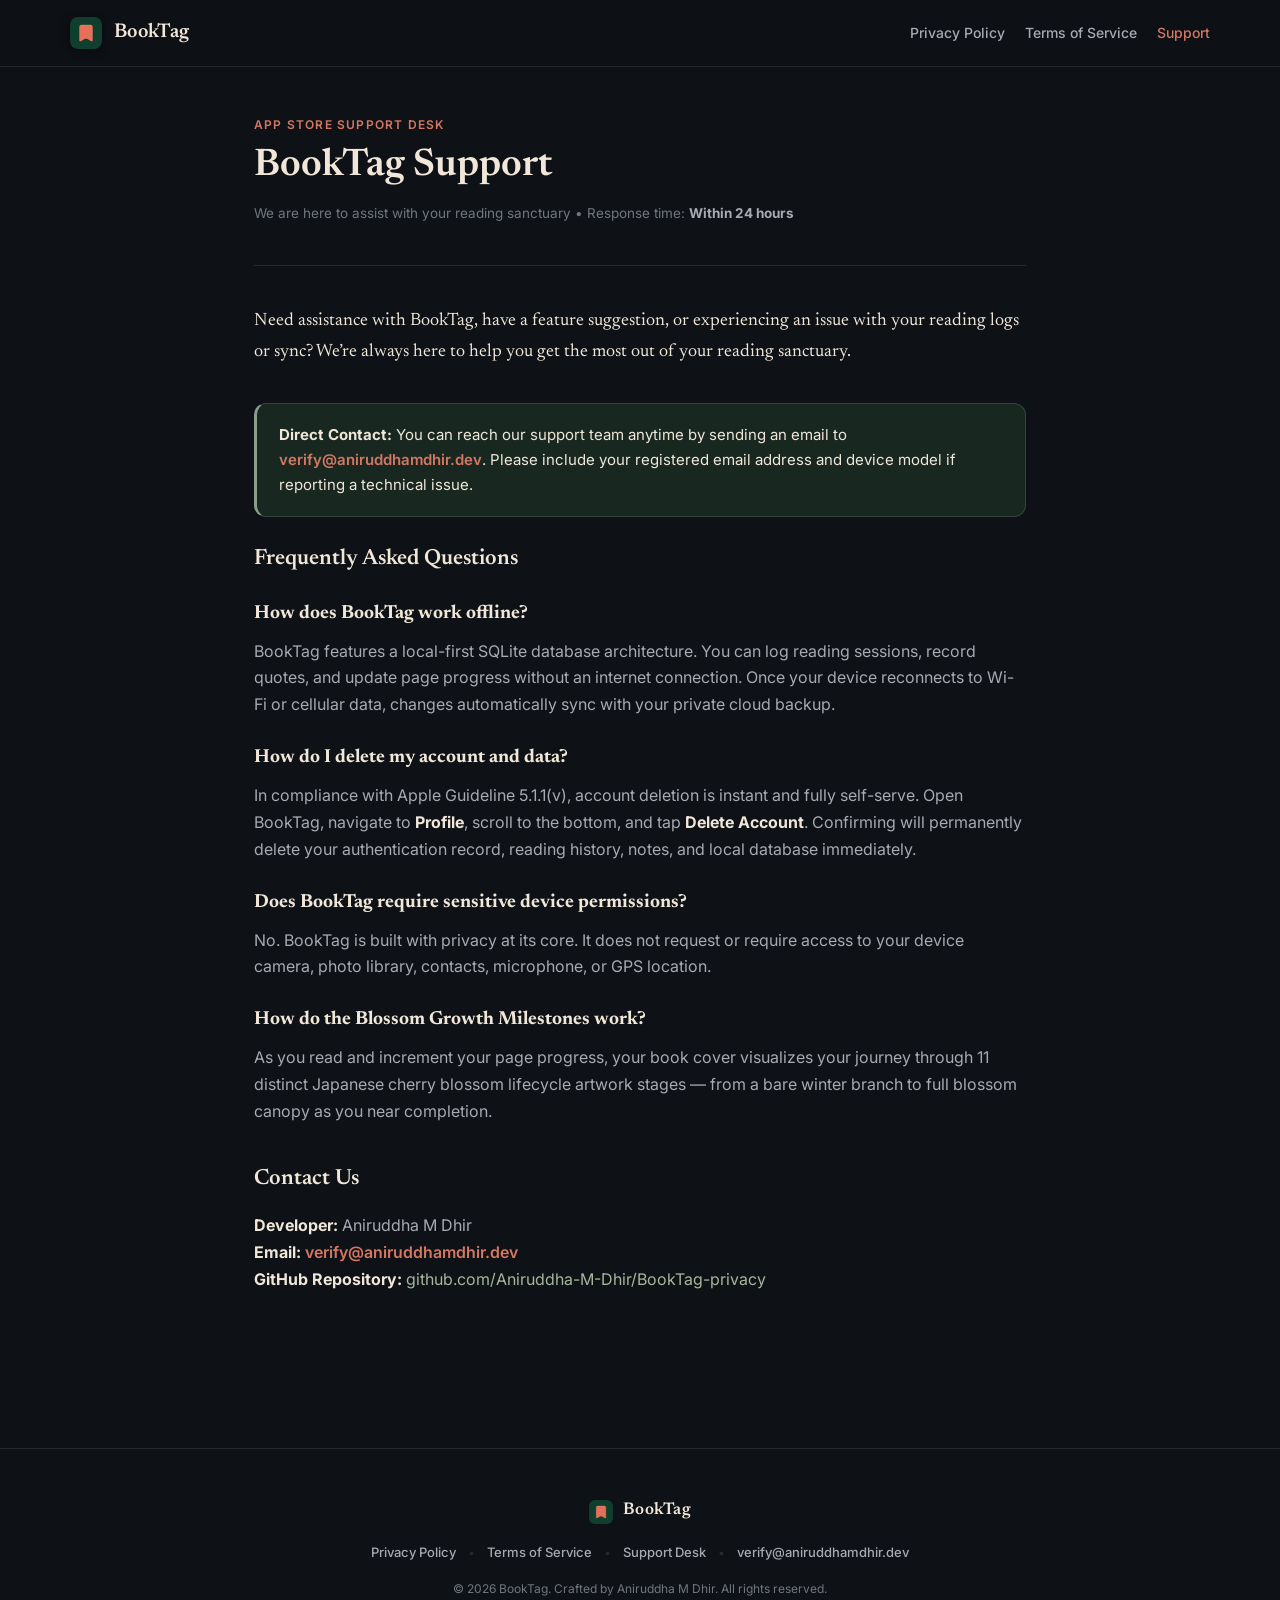
<file: support.html>
<!DOCTYPE html>
<html lang="en">
<head>
  <meta charset="UTF-8">
  <meta name="viewport" content="width=device-width, initial-scale=1.0">
  <title>Support & Help — BookTag</title>
  <meta name="description" content="BookTag Customer Support: Frequently asked questions, troubleshooting, and contact information for the BookTag reading companion app.">
  <link rel="preconnect" href="https://fonts.googleapis.com">
  <link rel="preconnect" href="https://fonts.gstatic.com" crossorigin>
  <link href="https://fonts.googleapis.com/css2?family=Inter:wght@400;500;600;700&family=Newsreader:ital,opsz,wght@0,6..72,400;0,6..72,500;0,6..72,600;1,6..72,400&display=swap" rel="stylesheet">
  <link rel="icon" type="image/png" href="favicon.png">
  <link rel="apple-touch-icon" href="booktag-icon.png">
  <link rel="stylesheet" href="style.css?v=1.3">
</head>
<body>

  <nav class="site-nav">
    <div class="nav-container">
      <a href="index.html" class="brand-link">
        <img src="booktag-icon.png" alt="BookTag" class="brand-logo-img">
        <span class="brand-name">BookTag</span>
      </a>
      <button class="nav-toggle" id="navToggle" onclick="toggleNavMenu(event)" aria-label="Toggle navigation menu" aria-expanded="false">
        <span class="hamburger-bar"></span>
        <span class="hamburger-bar"></span>
        <span class="hamburger-bar"></span>
      </button>
      <div class="nav-links" id="navLinks">
        <a href="privacy.html">Privacy Policy</a>
        <a href="terms.html">Terms of Service</a>
        <a href="support.html" class="active">Support</a>
      </div>
    </div>
  </nav>

  <main class="container">
    <header class="page-header">
      <div class="page-category">App Store Support Desk</div>
      <h1>BookTag Support</h1>
      <p class="effective-date">We are here to assist with your reading sanctuary &bull; Response time: <strong>Within 24 hours</strong></p>
    </header>

    <p class="intro-lead">
      Need assistance with BookTag, have a feature suggestion, or experiencing an issue with your reading logs or sync? We’re always here to help you get the most out of your reading sanctuary.
    </p>

    <div class="callout-box green">
      <p>
        <strong>Direct Contact:</strong> You can reach our support team anytime by sending an email to <a href="mailto:verify@aniruddhamdhir.dev" style="color: var(--accent-terracotta); text-decoration: none; font-weight: 600;">verify@aniruddhamdhir.dev</a>. Please include your registered email address and device model if reporting a technical issue.
      </p>
    </div>

    <section class="legal-section">
      <h2>Frequently Asked Questions</h2>

      <div style="margin-top: 20px;">
        <h3 style="font-family: var(--font-serif); font-size: 19px; color: var(--text-primary); margin-bottom: 8px;">
          How does BookTag work offline?
        </h3>
        <p>
          BookTag features a local-first SQLite database architecture. You can log reading sessions, record quotes, and update page progress without an internet connection. Once your device reconnects to Wi-Fi or cellular data, changes automatically sync with your private cloud backup.
        </p>
      </div>

      <div style="margin-top: 24px;">
        <h3 style="font-family: var(--font-serif); font-size: 19px; color: var(--text-primary); margin-bottom: 8px;">
          How do I delete my account and data?
        </h3>
        <p>
          In compliance with Apple Guideline 5.1.1(v), account deletion is instant and fully self-serve. Open BookTag, navigate to <strong>Profile</strong>, scroll to the bottom, and tap <strong>Delete Account</strong>. Confirming will permanently delete your authentication record, reading history, notes, and local database immediately.
        </p>
      </div>

      <div style="margin-top: 24px;">
        <h3 style="font-family: var(--font-serif); font-size: 19px; color: var(--text-primary); margin-bottom: 8px;">
          Does BookTag require sensitive device permissions?
        </h3>
        <p>
          No. BookTag is built with privacy at its core. It does not request or require access to your device camera, photo library, contacts, microphone, or GPS location.
        </p>
      </div>

      <div style="margin-top: 24px;">
        <h3 style="font-family: var(--font-serif); font-size: 19px; color: var(--text-primary); margin-bottom: 8px;">
          How do the Blossom Growth Milestones work?
        </h3>
        <p>
          As you read and increment your page progress, your book cover visualizes your journey through 11 distinct Japanese cherry blossom lifecycle artwork stages — from a bare winter branch to full blossom canopy as you near completion.
        </p>
      </div>
    </section>

    <section class="legal-section">
      <h2>Contact Us</h2>
      <p>
        <strong>Developer:</strong> Aniruddha M Dhir<br>
        <strong>Email:</strong> <a href="mailto:verify@aniruddhamdhir.dev" style="color: var(--accent-terracotta); text-decoration: none; font-weight: 600;">verify@aniruddhamdhir.dev</a><br>
        <strong>GitHub Repository:</strong> <a href="https://github.com/Aniruddha-M-Dhir/BookTag-privacy" style="color: var(--text-sage); text-decoration: none;">github.com/Aniruddha-M-Dhir/BookTag-privacy</a>
      </p>
    </section>
  </main>

  <footer class="site-footer">
    <div class="footer-container">
      <a href="index.html" class="footer-brand">
        <img src="booktag-icon.png" alt="BookTag" class="footer-logo">
        <span class="footer-brand-name">BookTag</span>
      </a>
      <div class="footer-links">
        <a href="privacy.html">Privacy Policy</a>
        <span class="sep">&bull;</span>
        <a href="terms.html">Terms of Service</a>
        <span class="sep">&bull;</span>
        <a href="support.html">Support Desk</a>
        <span class="sep">&bull;</span>
        <a href="mailto:verify@aniruddhamdhir.dev">verify@aniruddhamdhir.dev</a>
      </div>
      <p class="footer-copyright">&copy; 2026 BookTag. Crafted by Aniruddha M Dhir. All rights reserved.</p>
    </div>
  </footer>

  <script src="script.js?v=1.3"></script>
</body>
</html>
</file>
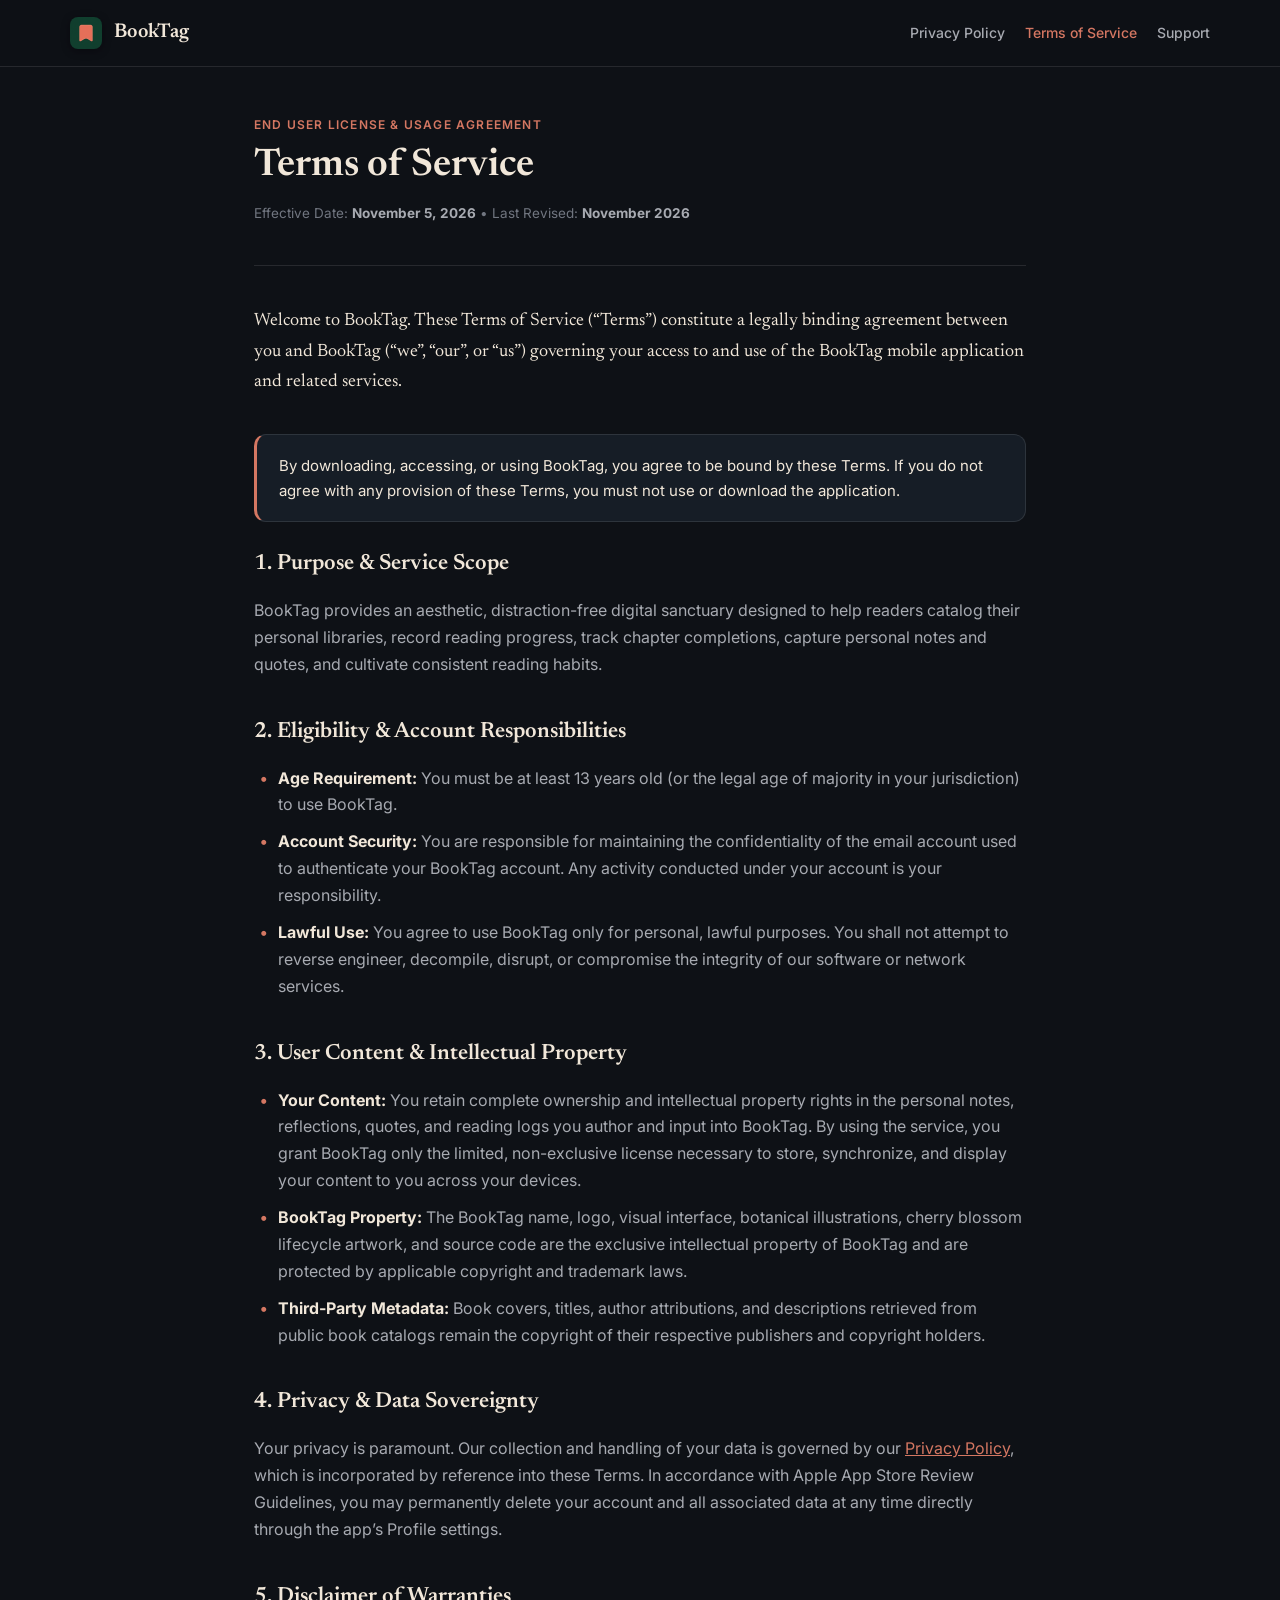
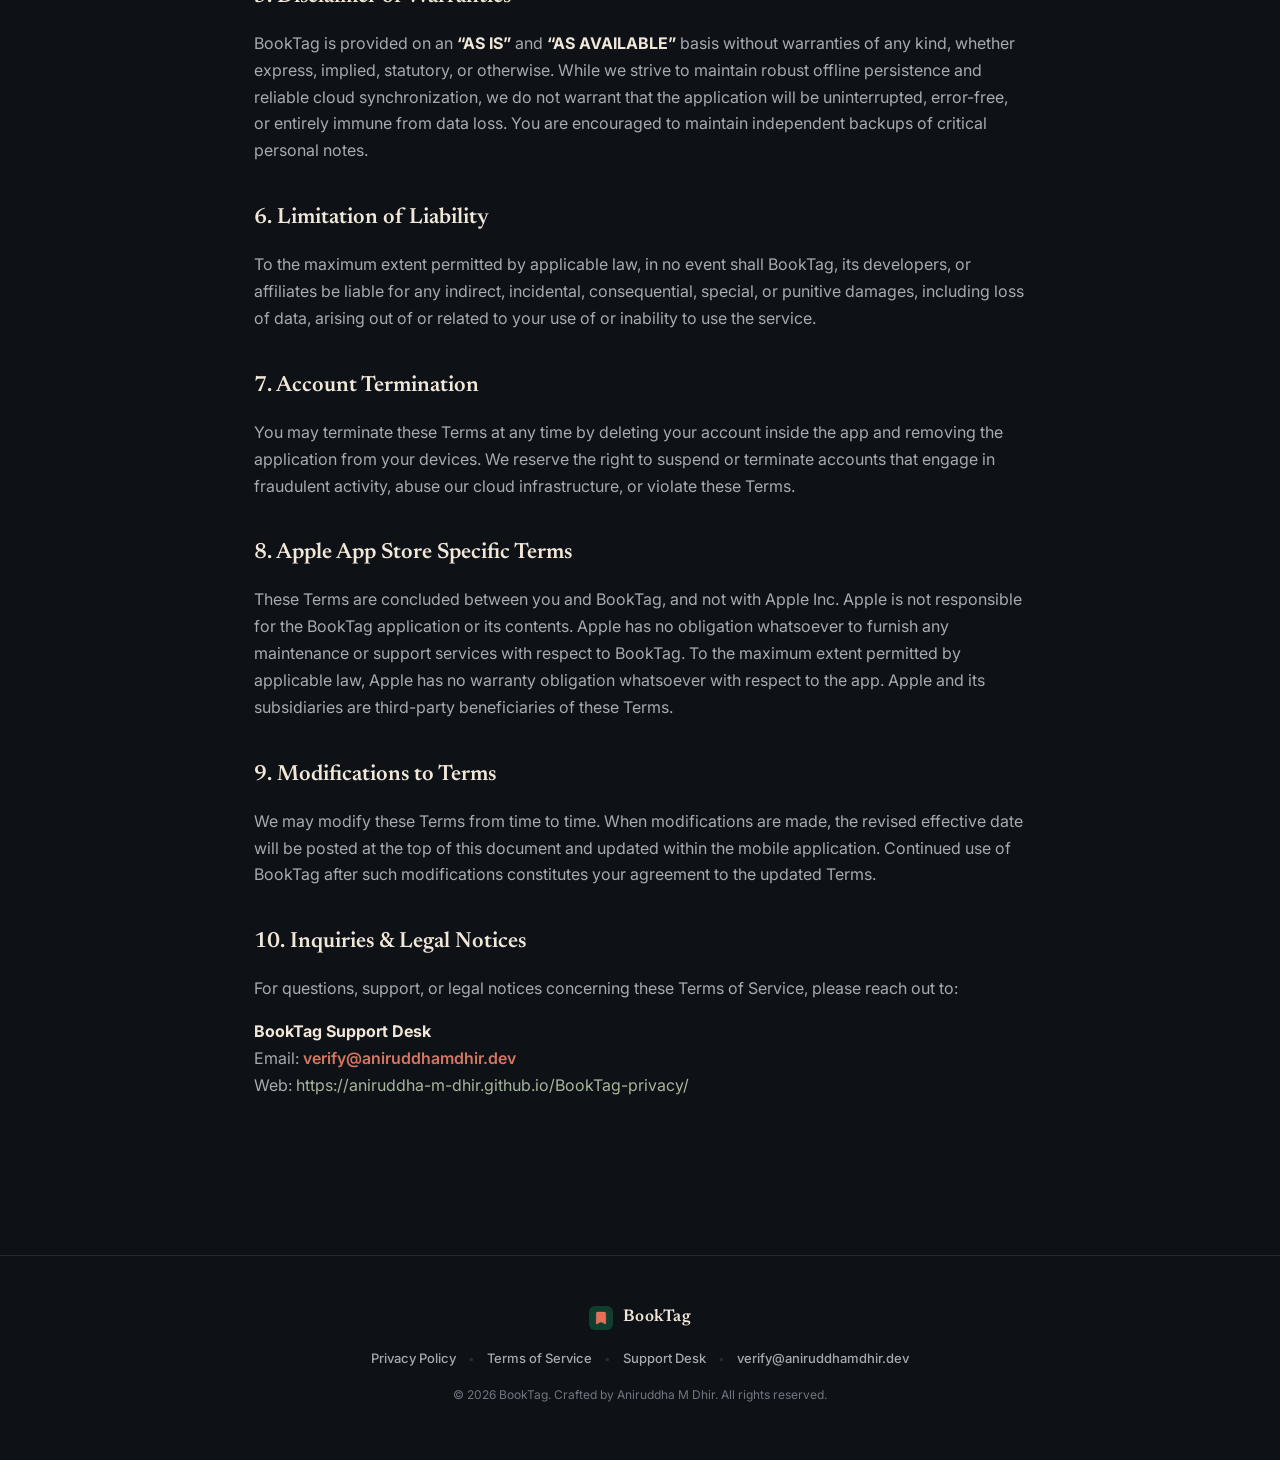
<file: terms.html>
<!DOCTYPE html>
<html lang="en">
<head>
  <meta charset="UTF-8">
  <meta name="viewport" content="width=device-width, initial-scale=1.0">
  <title>Terms of Service — BookTag</title>
  <meta name="description" content="BookTag Terms of Service: Agreement and guidelines governing the use of the BookTag application and services.">
  <link rel="preconnect" href="https://fonts.googleapis.com">
  <link rel="preconnect" href="https://fonts.gstatic.com" crossorigin>
  <link href="https://fonts.googleapis.com/css2?family=Inter:wght@400;500;600;700&family=Newsreader:ital,opsz,wght@0,6..72,400;0,6..72,500;0,6..72,600;1,6..72,400&display=swap" rel="stylesheet">
  <link rel="icon" type="image/png" href="favicon.png">
  <link rel="apple-touch-icon" href="booktag-icon.png">
  <link rel="stylesheet" href="style.css?v=1.3">
</head>
<body>

  <nav class="site-nav">
    <div class="nav-container">
      <a href="index.html" class="brand-link">
        <img src="booktag-icon.png" alt="BookTag" class="brand-logo-img">
        <span class="brand-name">BookTag</span>
      </a>
      <button class="nav-toggle" id="navToggle" onclick="toggleNavMenu(event)" aria-label="Toggle navigation menu" aria-expanded="false">
        <span class="hamburger-bar"></span>
        <span class="hamburger-bar"></span>
        <span class="hamburger-bar"></span>
      </button>
      <div class="nav-links" id="navLinks">
        <a href="privacy.html">Privacy Policy</a>
        <a href="terms.html" class="active">Terms of Service</a>
        <a href="support.html">Support</a>
      </div>
    </div>
  </nav>

  <main class="container">
    <header class="page-header">
      <div class="page-category">End User License & Usage Agreement</div>
      <h1>Terms of Service</h1>
      <p class="effective-date">Effective Date: <strong>November 5, 2026</strong> &bull; Last Revised: <strong>November 2026</strong></p>
    </header>

    <p class="intro-lead">
      Welcome to BookTag. These Terms of Service (“Terms”) constitute a legally binding agreement between you and BookTag (“we”, “our”, or “us”) governing your access to and use of the BookTag mobile application and related services.
    </p>

    <div class="callout-box">
      <p>
        By downloading, accessing, or using BookTag, you agree to be bound by these Terms. If you do not agree with any provision of these Terms, you must not use or download the application.
      </p>
    </div>

    <section class="legal-section">
      <h2>1. Purpose & Service Scope</h2>
      <p>
        BookTag provides an aesthetic, distraction-free digital sanctuary designed to help readers catalog their personal libraries, record reading progress, track chapter completions, capture personal notes and quotes, and cultivate consistent reading habits.
      </p>
    </section>

    <section class="legal-section">
      <h2>2. Eligibility & Account Responsibilities</h2>
      <ul>
        <li>
          <strong>Age Requirement:</strong> You must be at least 13 years old (or the legal age of majority in your jurisdiction) to use BookTag.
        </li>
        <li>
          <strong>Account Security:</strong> You are responsible for maintaining the confidentiality of the email account used to authenticate your BookTag account. Any activity conducted under your account is your responsibility.
        </li>
        <li>
          <strong>Lawful Use:</strong> You agree to use BookTag only for personal, lawful purposes. You shall not attempt to reverse engineer, decompile, disrupt, or compromise the integrity of our software or network services.
        </li>
      </ul>
    </section>

    <section class="legal-section">
      <h2>3. User Content & Intellectual Property</h2>
      <ul>
        <li>
          <strong>Your Content:</strong> You retain complete ownership and intellectual property rights in the personal notes, reflections, quotes, and reading logs you author and input into BookTag. By using the service, you grant BookTag only the limited, non-exclusive license necessary to store, synchronize, and display your content to you across your devices.
        </li>
        <li>
          <strong>BookTag Property:</strong> The BookTag name, logo, visual interface, botanical illustrations, cherry blossom lifecycle artwork, and source code are the exclusive intellectual property of BookTag and are protected by applicable copyright and trademark laws.
        </li>
        <li>
          <strong>Third-Party Metadata:</strong> Book covers, titles, author attributions, and descriptions retrieved from public book catalogs remain the copyright of their respective publishers and copyright holders.
        </li>
      </ul>
    </section>

    <section class="legal-section">
      <h2>4. Privacy & Data Sovereignty</h2>
      <p>
        Your privacy is paramount. Our collection and handling of your data is governed by our <a href="privacy.html" style="color: var(--accent-terracotta);">Privacy Policy</a>, which is incorporated by reference into these Terms. In accordance with Apple App Store Review Guidelines, you may permanently delete your account and all associated data at any time directly through the app’s Profile settings.
      </p>
    </section>

    <section class="legal-section">
      <h2>5. Disclaimer of Warranties</h2>
      <p>
        BookTag is provided on an <strong>“AS IS”</strong> and <strong>“AS AVAILABLE”</strong> basis without warranties of any kind, whether express, implied, statutory, or otherwise. While we strive to maintain robust offline persistence and reliable cloud synchronization, we do not warrant that the application will be uninterrupted, error-free, or entirely immune from data loss. You are encouraged to maintain independent backups of critical personal notes.
      </p>
    </section>

    <section class="legal-section">
      <h2>6. Limitation of Liability</h2>
      <p>
        To the maximum extent permitted by applicable law, in no event shall BookTag, its developers, or affiliates be liable for any indirect, incidental, consequential, special, or punitive damages, including loss of data, arising out of or related to your use of or inability to use the service.
      </p>
    </section>

    <section class="legal-section">
      <h2>7. Account Termination</h2>
      <p>
        You may terminate these Terms at any time by deleting your account inside the app and removing the application from your devices. We reserve the right to suspend or terminate accounts that engage in fraudulent activity, abuse our cloud infrastructure, or violate these Terms.
      </p>
    </section>

    <section class="legal-section">
      <h2>8. Apple App Store Specific Terms</h2>
      <p>
        These Terms are concluded between you and BookTag, and not with Apple Inc. Apple is not responsible for the BookTag application or its contents. Apple has no obligation whatsoever to furnish any maintenance or support services with respect to BookTag. To the maximum extent permitted by applicable law, Apple has no warranty obligation whatsoever with respect to the app. Apple and its subsidiaries are third-party beneficiaries of these Terms.
      </p>
    </section>

    <section class="legal-section">
      <h2>9. Modifications to Terms</h2>
      <p>
        We may modify these Terms from time to time. When modifications are made, the revised effective date will be posted at the top of this document and updated within the mobile application. Continued use of BookTag after such modifications constitutes your agreement to the updated Terms.
      </p>
    </section>

    <section class="legal-section">
      <h2>10. Inquiries & Legal Notices</h2>
      <p>For questions, support, or legal notices concerning these Terms of Service, please reach out to:</p>
      <p>
        <strong>BookTag Support Desk</strong><br>
        Email: <a href="mailto:verify@aniruddhamdhir.dev" style="color: var(--accent-terracotta); text-decoration: none; font-weight: 600;">verify@aniruddhamdhir.dev</a><br>
        Web: <a href="https://aniruddha-m-dhir.github.io/BookTag-privacy/" style="color: var(--text-sage); text-decoration: none;">https://aniruddha-m-dhir.github.io/BookTag-privacy/</a>
      </p>
    </section>
  </main>

  <footer class="site-footer">
    <div class="footer-container">
      <a href="index.html" class="footer-brand">
        <img src="booktag-icon.png" alt="BookTag" class="footer-logo">
        <span class="footer-brand-name">BookTag</span>
      </a>
      <div class="footer-links">
        <a href="privacy.html">Privacy Policy</a>
        <span class="sep">&bull;</span>
        <a href="terms.html">Terms of Service</a>
        <span class="sep">&bull;</span>
        <a href="support.html">Support Desk</a>
        <span class="sep">&bull;</span>
        <a href="mailto:verify@aniruddhamdhir.dev">verify@aniruddhamdhir.dev</a>
      </div>
      <p class="footer-copyright">&copy; 2026 BookTag. Crafted by Aniruddha M Dhir. All rights reserved.</p>
    </div>
  </footer>

  <script src="script.js?v=1.3"></script>
</body>
</html>
</file>
<file: style.css>
:root {
  --bg-primary: #0E1116;
  --bg-surface: #161D26;
  --bg-surface-elevated: #1E2632;
  --bg-green-card: #182821;
  --border-color: rgba(255, 255, 255, 0.1);
  --border-green: #32463B;
  --text-primary: #F1E7D9;
  --text-secondary: #A7AAB1;
  --text-muted: #717680;
  --text-sage: #A7B69C;
  --accent-terracotta: #D47762;
  --accent-gold: #D8A765;
  --accent-sage: #8A9E8B;
  --font-serif: "Newsreader", Georgia, "Times New Roman", serif;
  --font-sans: "Inter", -apple-system, BlinkMacSystemFont, "Segoe UI", Roboto, sans-serif;
}

* {
  box-sizing: border-box;
  margin: 0;
  padding: 0;
}

html {
  overflow-x: hidden;
  width: 100%;
}

body {
  background-color: var(--bg-primary);
  color: var(--text-primary);
  font-family: var(--font-sans);
  line-height: 1.68;
  font-size: 16px;
  -webkit-font-smoothing: antialiased;
  -moz-osx-font-smoothing: grayscale;
  padding: 0;
  margin: 0;
  overflow-x: hidden;
  width: 100%;
}

.site-nav {
  position: sticky;
  top: 0;
  z-index: 100;
  background: rgba(14, 17, 22, 0.88);
  backdrop-filter: blur(16px);
  -webkit-backdrop-filter: blur(16px);
  border-bottom: 1px solid var(--border-color);
  padding: 16px 24px;
  width: 100%;
  box-sizing: border-box;
}

.nav-container {
  width: 100%;
  max-width: 1140px;
  margin: 0 auto;
  display: flex;
  align-items: center;
  justify-content: space-between;
  position: relative;
  box-sizing: border-box;
}

.brand-link {
  display: flex;
  align-items: center;
  gap: 12px;
  text-decoration: none;
  color: var(--text-primary);
}

.brand-mark {
  width: 32px;
  height: 32px;
  border-radius: 8px;
  background: linear-gradient(135deg, #24382D 0%, #182821 100%);
  border: 1px solid var(--border-green);
  display: flex;
  align-items: center;
  justify-content: center;
  color: var(--accent-gold);
  font-family: var(--font-serif);
  font-weight: 700;
  font-size: 18px;
}

.brand-logo-img {
  width: 32px;
  height: 32px;
  border-radius: 8px;
  object-fit: cover;
  box-shadow: 0 2px 8px rgba(0, 0, 0, 0.35);
  display: block;
}

.hero-logo-img {
  width: 64px;
  height: 64px;
  border-radius: 16px;
  object-fit: cover;
  margin: 0 auto 16px;
  display: block;
  box-shadow: 0 10px 25px rgba(0, 0, 0, 0.4);
}

.brand-name {
  font-family: var(--font-serif);
  font-size: 20px;
  font-weight: 600;
  letter-spacing: 0.3px;
  color: var(--text-primary);
}

.brand-badge {
  font-size: 11px;
  font-weight: 600;
  text-transform: uppercase;
  letter-spacing: 0.8px;
  color: var(--text-sage);
  background: rgba(36, 56, 45, 0.75);
  border: 1px solid var(--border-green);
  padding: 2px 8px;
  border-radius: 12px;
}

.nav-links {
  display: flex;
  gap: 20px;
  align-items: center;
}

.nav-links a {
  color: var(--text-secondary);
  text-decoration: none;
  font-size: 14px;
  font-weight: 500;
  transition: color 0.2s ease;
}

.nav-links a:hover,
.nav-links a.active {
  color: var(--accent-terracotta);
}

.nav-toggle {
  display: none;
  background: transparent;
  border: 1px solid var(--border-color);
  border-radius: 8px;
  width: 40px;
  height: 40px;
  padding: 8px;
  cursor: pointer;
  flex-direction: column;
  justify-content: center;
  align-items: center;
  gap: 5px;
  transition: background-color 0.2s ease, border-color 0.2s ease;
}

.nav-toggle:hover,
.nav-toggle:focus-visible {
  background: rgba(255, 255, 255, 0.06);
  border-color: var(--accent-terracotta);
  outline: none;
}

.hamburger-bar {
  display: block;
  width: 20px;
  height: 2px;
  background-color: var(--text-primary);
  border-radius: 2px;
  transition: transform 0.25s ease, opacity 0.25s ease;
}

.nav-toggle.open .hamburger-bar:nth-child(1) {
  transform: translateY(7px) rotate(45deg);
}

.nav-toggle.open .hamburger-bar:nth-child(2) {
  opacity: 0;
  transform: scaleX(0);
}

.nav-toggle.open .hamburger-bar:nth-child(3) {
  transform: translateY(-7px) rotate(-45deg);
}

.container {
  max-width: 820px;
  margin: 0 auto;
  padding: 48px 24px 80px;
}

.page-header {
  margin-bottom: 40px;
  padding-bottom: 24px;
  border-bottom: 1px solid var(--border-color);
}

.page-category {
  font-size: 12px;
  font-weight: 600;
  text-transform: uppercase;
  letter-spacing: 1.2px;
  color: var(--accent-terracotta);
  margin-bottom: 8px;
}

h1 {
  font-family: var(--font-serif);
  font-size: 38px;
  font-weight: 600;
  line-height: 1.25;
  color: var(--text-primary);
  margin-bottom: 12px;
}

.effective-date {
  font-size: 13.5px;
  color: var(--text-muted);
}

.effective-date strong {
  color: var(--text-secondary);
}

.intro-lead {
  font-size: 18px;
  line-height: 1.7;
  color: var(--text-primary);
  margin-bottom: 36px;
  font-family: var(--font-serif);
}

.legal-section {
  margin-bottom: 36px;
}

h2 {
  font-family: var(--font-serif);
  font-size: 22px;
  font-weight: 600;
  color: var(--text-primary);
  margin-bottom: 14px;
}

.legal-section h2,
.legal-content h2 {
  display: flex;
  align-items: baseline;
  gap: 8px;
}

p {
  color: var(--text-secondary);
  margin-bottom: 16px;
}

ul {
  list-style: none;
  margin-bottom: 16px;
}

li {
  position: relative;
  padding-left: 24px;
  margin-bottom: 10px;
  color: var(--text-secondary);
}

li::before {
  content: "•";
  position: absolute;
  left: 6px;
  top: 0;
  color: var(--accent-terracotta);
  font-weight: bold;
}

strong {
  color: var(--text-primary);
}

.callout-box {
  background: var(--bg-surface);
  border: 1px solid var(--border-color);
  border-left: 3px solid var(--accent-terracotta);
  border-radius: 12px;
  padding: 18px 22px;
  margin: 24px 0;
}

.callout-box.green {
  background: var(--bg-green-card);
  border-color: var(--border-green);
  border-left: 3px solid var(--accent-sage);
}

.callout-box p {
  margin-bottom: 0;
  color: var(--text-primary);
  font-size: 15px;
}

.portal-grid {
  display: grid;
  grid-template-columns: repeat(auto-fit, minmax(240px, 1fr));
  gap: 20px;
  margin: 36px 0;
}

.portal-card {
  background: var(--bg-surface);
  border: 1px solid var(--border-color);
  border-radius: 18px;
  padding: 28px 24px;
  text-decoration: none;
  color: inherit;
  transition: transform 0.2s ease, border-color 0.2s ease, background-color 0.2s ease;
  display: flex;
  flex-direction: column;
  justify-content: space-between;
}

.portal-card:hover {
  transform: translateY(-2px);
  border-color: var(--accent-terracotta);
  background: var(--bg-surface-elevated);
}

.portal-card-icon {
  font-size: 24px;
  margin-bottom: 16px;
  display: inline-block;
}

.portal-card h3 {
  font-family: var(--font-serif);
  font-size: 20px;
  font-weight: 600;
  color: var(--text-primary);
  margin-bottom: 8px;
}

.portal-card p {
  font-size: 14px;
  color: var(--text-secondary);
  margin-bottom: 20px;
}

.card-action {
  font-size: 13.5px;
  font-weight: 600;
  color: var(--accent-terracotta);
  display: flex;
  align-items: center;
  gap: 6px;
}

.site-footer {
  border-top: 1px solid var(--border-color);
  padding: 48px 24px 40px;
  text-align: center;
  color: var(--text-muted);
  font-size: 13px;
  margin-top: 40px;
}

.footer-container {
  max-width: 680px;
  margin: 0 auto;
}

.footer-brand {
  display: inline-flex;
  align-items: center;
  gap: 10px;
  margin-bottom: 16px;
  text-decoration: none;
  color: var(--text-primary);
}

.footer-logo {
  width: 24px;
  height: 24px;
  border-radius: 6px;
  object-fit: cover;
}

.footer-brand-name {
  font-family: var(--font-serif);
  font-size: 17px;
  font-weight: 600;
  letter-spacing: 0.3px;
  color: var(--text-primary);
}

.footer-tagline {
  color: var(--text-secondary);
  font-size: 13.5px;
  max-width: 520px;
  margin: 0 auto 18px;
  line-height: 1.6;
}

.footer-links {
  display: flex;
  align-items: center;
  justify-content: center;
  flex-wrap: wrap;
  gap: 12px;
  margin-bottom: 16px;
}

.footer-links a {
  color: var(--text-secondary);
  text-decoration: none;
  font-size: 13px;
  font-weight: 500;
  transition: color 0.15s ease;
}

.footer-links a:hover {
  color: var(--accent-terracotta);
}

.footer-links .sep {
  color: var(--border-color);
  font-size: 12px;
}

.footer-copyright {
  font-size: 12px;
  color: var(--text-muted);
  line-height: 1.5;
}

@media (max-width: 1100px) {
  .nav-toggle {
    display: flex;
  }

  .nav-links {
    position: absolute;
    top: calc(100% + 12px);
    right: 0;
    left: auto;
    width: 220px;
    max-width: calc(100vw - 32px);
    background: #161D26;
    border: 1px solid var(--border-color);
    border-radius: 14px;
    padding: 8px;
    flex-direction: column;
    align-items: stretch;
    gap: 4px;
    box-shadow: 0 16px 40px rgba(0, 0, 0, 0.7);
    opacity: 0;
    visibility: hidden;
    transform: translateY(-8px);
    transition: opacity 0.2s ease, transform 0.2s ease, visibility 0.2s;
    z-index: 101;
  }

  .nav-links.open {
    opacity: 1 !important;
    visibility: visible !important;
    transform: translateY(0) !important;
    display: flex !important;
    pointer-events: auto !important;
  }

  .nav-links a {
    display: flex;
    align-items: center;
    padding: 10px 14px;
    border-radius: 8px;
    font-size: 14px;
    color: var(--text-primary);
    transition: background-color 0.15s ease, color 0.15s ease;
  }

  .nav-links a:hover,
  .nav-links a:active {
    background: rgba(255, 255, 255, 0.05);
    color: var(--accent-terracotta);
  }

  .nav-links a.active {
    background: rgba(212, 119, 98, 0.12);
    color: var(--accent-terracotta);
    font-weight: 600;
  }
}

@media (max-width: 640px) {
  h1 {
    font-size: 28px;
  }

  .container {
    padding: 32px 18px 60px;
  }
}

/* ============================================================
   BookTag — Product Landing Page Styles (Japanese Dark Editorial)
   ============================================================ */

.landing-wrapper {
  max-width: 1140px;
  margin: 0 auto;
  padding: 0 24px;
}

/* App Store Button */
.btn-app-store {
  display: inline-flex;
  align-items: center;
  gap: 12px;
  background: #000000;
  color: #FFFFFF !important;
  border: 1px solid rgba(255, 255, 255, 0.22);
  border-radius: 14px;
  padding: 10px 22px;
  text-decoration: none;
  transition: transform 0.2s ease, border-color 0.2s ease, box-shadow 0.2s ease;
  box-shadow: 0 8px 24px rgba(0, 0, 0, 0.45);
  position: relative;
  overflow: hidden;
}

.btn-app-store:hover {
  transform: translateY(-2px);
  border-color: rgba(255, 255, 255, 0.45);
  box-shadow: 0 12px 30px rgba(212, 119, 98, 0.25);
}

/* Button Shine Sweep (Villix style) */
.btn-shine {
  position: relative;
  overflow: hidden;
}

.btn-shine::after {
  content: "";
  position: absolute;
  top: -150%;
  left: -80%;
  width: 50%;
  height: 400%;
  background: linear-gradient(115deg, transparent 0%, rgba(255, 255, 255, 0.35) 50%, transparent 100%);
  transform: rotate(25deg);
  animation: shineSweep 5.5s ease-in-out infinite;
  pointer-events: none;
}

@keyframes shineSweep {
  0%, 65% { left: -80%; }
  100% { left: 180%; }
}

/* Animated Gradient Text */
.animated-gradient-text {
  background: linear-gradient(110deg, #F1E7D9 0%, #D8A765 35%, #D47762 65%, #F1E7D9 100%);
  background-size: 250% auto;
  -webkit-background-clip: text;
  background-clip: text;
  -webkit-text-fill-color: transparent;
  color: transparent;
  animation: gradientFlow 9s linear infinite;
}

@keyframes gradientFlow {
  0% { background-position: 0% 50%; }
  50% { background-position: 100% 50%; }
  100% { background-position: 0% 50%; }
}

/* Background Grid Overlay & Ambient Glowing Orbs */
.bg-ambient-layer {
  position: fixed;
  inset: 0;
  pointer-events: none;
  z-index: 0;
  overflow: hidden;
}

.grid-overlay {
  position: absolute;
  inset: 0;
  background-image: 
    linear-gradient(rgba(255, 255, 255, 0.035) 1px, transparent 1px),
    linear-gradient(90deg, rgba(255, 255, 255, 0.035) 1px, transparent 1px);
  background-size: 52px 52px;
  mask-image: radial-gradient(ellipse at 50% 20%, rgba(0, 0, 0, 0.9) 0%, transparent 75%);
  -webkit-mask-image: radial-gradient(ellipse at 50% 20%, rgba(0, 0, 0, 0.9) 0%, transparent 75%);
  opacity: 0.7;
}

.ambient-orb {
  position: absolute;
  border-radius: 50%;
  filter: blur(110px);
  opacity: 0.18;
  will-change: transform;
}

.ambient-orb-1 {
  width: 580px;
  height: 580px;
  top: -80px;
  left: 15%;
  background: radial-gradient(circle, #D47762 0%, #182821 65%, transparent 100%);
  animation: orbFloat 18s ease-in-out infinite alternate;
}

.ambient-orb-2 {
  width: 480px;
  height: 480px;
  top: 38%;
  right: -5%;
  background: radial-gradient(circle, #D8A765 0%, #161D26 65%, transparent 100%);
  animation: orbFloat2 22s ease-in-out infinite alternate;
}

.ambient-orb-3 {
  width: 520px;
  height: 520px;
  bottom: 8%;
  left: -8%;
  background: radial-gradient(circle, #24382D 0%, #0E1116 65%, transparent 100%);
  animation: orbFloat 24s ease-in-out infinite alternate;
}

@keyframes orbFloat {
  0% { transform: translateY(0) scale(1); }
  50% { transform: translateY(45px) scale(1.08); }
  100% { transform: translateY(-35px) scale(0.94); }
}

@keyframes orbFloat2 {
  0% { transform: translateY(0) scale(1) rotate(0deg); }
  50% { transform: translateY(-50px) scale(1.1) rotate(14deg); }
  100% { transform: translateY(40px) scale(0.92) rotate(-10deg); }
}

/* Floating Sakura Petals (Subtle & Calming) */
.falling-petals-container {
  position: absolute;
  inset: 0;
  pointer-events: none;
  overflow: hidden;
  z-index: 1;
}

.floating-petal {
  position: absolute;
  background: radial-gradient(circle, #FFB7C5 0%, #D47762 100%);
  border-radius: 12px 2px 12px 2px;
  opacity: 0.35;
  filter: blur(0.5px);
  animation: petalDrift 14s linear infinite;
}

.floating-petal:nth-child(1) { width: 10px; height: 14px; top: -20px; left: 12%; animation-duration: 16s; animation-delay: 0s; }
.floating-petal:nth-child(2) { width: 12px; height: 16px; top: -20px; left: 34%; animation-duration: 13s; animation-delay: 3s; }
.floating-petal:nth-child(3) { width: 9px; height: 12px; top: -20px; left: 58%; animation-duration: 18s; animation-delay: 5s; }
.floating-petal:nth-child(4) { width: 11px; height: 15px; top: -20px; left: 78%; animation-duration: 15s; animation-delay: 1.5s; }
.floating-petal:nth-child(5) { width: 8px; height: 11px; top: -20px; left: 90%; animation-duration: 20s; animation-delay: 7s; }

@keyframes petalDrift {
  0% { transform: translateY(0) translateX(0) rotate(0deg); opacity: 0; }
  15% { opacity: 0.45; }
  85% { opacity: 0.35; }
  100% { transform: translateY(750px) translateX(90px) rotate(360deg); opacity: 0; }
}

.btn-app-store svg {
  width: 20px;
  height: 24px;
  fill: #FFFFFF;
  flex-shrink: 0;
}

.btn-app-store-text {
  display: flex;
  flex-direction: column;
  text-align: left;
  line-height: 1.15;
}

.btn-app-store-sub {
  font-size: 10px;
  text-transform: uppercase;
  letter-spacing: 0.8px;
  color: #C5C8CD;
  font-weight: 500;
}

.btn-app-store-title {
  font-size: 17px;
  font-weight: 600;
  letter-spacing: -0.2px;
  color: #FFFFFF;
}

.btn-secondary {
  display: inline-flex;
  align-items: center;
  gap: 8px;
  background: rgba(255, 255, 255, 0.05);
  color: var(--text-primary) !important;
  border: 1px solid var(--border-color);
  border-radius: 14px;
  padding: 12px 22px;
  text-decoration: none;
  font-size: 14px;
  font-weight: 500;
  transition: all 0.2s ease;
}

.btn-secondary:hover {
  background: rgba(255, 255, 255, 0.09);
  border-color: var(--accent-terracotta);
  color: var(--accent-terracotta) !important;
}

/* ============================================================
   Open Book Hero Stage (Clean & Cinematic)
   ============================================================ */

/* Screen Reader Accessibility */
.visually-hidden {
  position: absolute;
  width: 1px;
  height: 1px;
  padding: 0;
  margin: -1px;
  overflow: hidden;
  clip: rect(0, 0, 0, 0);
  white-space: nowrap;
  border: 0;
}

/* ============================================================
   Editorial Split Hero Section (Recreated from Design)
   ============================================================ */

.hero-split-section {
  position: relative;
  width: 100%;
  min-height: calc(100vh - 75px);
  display: flex;
  align-items: center;
  padding: 30px 0 50px;
  overflow: hidden;
  box-sizing: border-box;
  background: radial-gradient(circle at 75% 45%, rgba(212, 119, 98, 0.16) 0%, rgba(20, 32, 26, 0.35) 45%, transparent 70%);
}

.hero-split-container {
  width: 100%;
  max-width: 1360px;
  margin: 0 auto;
  padding: 0 56px;
  display: grid;
  grid-template-columns: 1.1fr 1fr;
  align-items: center;
  gap: 30px;
  box-sizing: border-box;
  position: relative;
  z-index: 2;
}

/* Left Column: Headline, Subtitle, CTA */
.hero-split-left {
  display: flex;
  flex-direction: column;
  align-items: flex-start;
  text-align: left;
  z-index: 10;
}

.hero-editorial-title {
  font-family: var(--font-serif);
  font-size: clamp(38px, 4.8vw, 62px);
  font-weight: 500;
  line-height: 1.15;
  letter-spacing: -0.6px;
  color: #F1E7D9;
  margin: 0 0 22px 0;
  max-width: 600px;
}

.hero-editorial-sub {
  font-family: var(--font-serif);
  font-size: clamp(17px, 1.7vw, 21px);
  font-weight: 400;
  font-style: italic;
  color: #A7B69C;
  line-height: 1.6;
  margin: 0 0 36px 0;
  max-width: 500px;
  letter-spacing: -0.1px;
}

.hero-editorial-actions {
  display: flex;
  flex-direction: column;
  align-items: flex-start;
  gap: 14px;
}

.btn-terracotta-cta {
  display: inline-flex;
  align-items: center;
  gap: 12px;
  background: #C86D56;
  color: #FFF;
  font-family: var(--font-sans);
  font-size: 16.5px;
  font-weight: 600;
  padding: 15px 32px;
  border-radius: 9999px;
  text-decoration: none;
  box-shadow: 0 10px 28px rgba(200, 109, 86, 0.38), inset 0 1px 0 rgba(255, 255, 255, 0.22);
  transition: all 0.3s cubic-bezier(0.16, 1, 0.3, 1);
  position: relative;
  overflow: hidden;
}

.btn-terracotta-cta:hover {
  background: #D47762;
  transform: translateY(-2px);
  box-shadow: 0 14px 34px rgba(200, 109, 86, 0.48);
  color: #FFF;
}

.btn-terracotta-cta svg {
  transition: transform 0.3s ease;
}

.btn-terracotta-cta:hover svg {
  transform: translateX(4px);
}

.hero-editorial-meta {
  font-family: var(--font-sans);
  font-size: 13px;
  color: var(--text-tertiary);
  letter-spacing: 0.2px;
  margin-left: 6px;
}

/* Right Column: Hand Mockup Stage & 3 Floating Clouds */
.hero-split-right {
  position: relative;
  display: flex;
  justify-content: center;
  align-items: center;
  width: 100%;
}

.hero-split-right .hero-hand-stage {
  margin: 0 auto;
  max-width: 660px;
  width: 100%;
}

.hero-split-right .hero-hand-glow {
  width: 140%;
  height: 120%;
  top: -10%;
  left: -20%;
  background: radial-gradient(ellipse at 50% 50%, rgba(212, 119, 98, 0.26) 0%, rgba(24, 40, 33, 0.42) 50%, transparent 75%);
}

/* Clouds adapted for split right stage */
.hero-split-right .cloud-1 {
  top: 6%;
  left: -35px;
  animation: floatCloud1 7s ease-in-out infinite;
}

.hero-split-right .cloud-2 {
  top: 22%;
  right: -25px;
  animation: floatCloud2 8.5s ease-in-out infinite;
}

.hero-split-right .cloud-3 {
  bottom: 16%;
  left: -25px;
  animation: floatCloud3 6.8s ease-in-out infinite;
}

/* ============================================================
   Studio Hand Holding Phone Hero Stage (Core Mockup Elements)
   ============================================================ */

.hero-hand-stage {
  position: relative;
  width: 100%;
  max-width: 660px;
  margin: 0 auto;
  display: flex;
  justify-content: center;
  align-items: center;
  z-index: 2;
}

.hero-hand-glow {
  position: absolute;
  width: 125%;
  height: 115%;
  top: -7%;
  left: -12.5%;
  background: radial-gradient(ellipse at 50% 45%, rgba(212, 119, 98, 0.25) 0%, rgba(24, 40, 33, 0.45) 50%, transparent 75%);
  filter: blur(80px);
  z-index: 1;
  pointer-events: none;
}

.hero-hand-frame {
  position: relative;
  z-index: 10;
  width: 100%;
  max-width: 660px;
  background: transparent;
  transition: transform 0.45s cubic-bezier(0.16, 1, 0.3, 1);
}

.hero-hand-stage.is-screen-active .hero-hand-frame,
.hero-hand-stage.is-near .hero-hand-frame {
  transform: translateY(-6px) scale(1.015);
}

/* Screen-Only Hotspot inside the hand mockup (exact boundaries of phone glass) */
.phone-screen-hotspot {
  position: absolute;
  top: 18.2%;
  left: 30.6%;
  width: 38.6%;
  height: 62.3%;
  border-radius: 36px;
  z-index: 20;
  cursor: pointer;
  background: transparent;
  outline: none;
  -webkit-tap-highlight-color: transparent;
}

.hero-hand-img {
  width: 100%;
  height: auto;
  display: block;
}

.hero-hand-img.img-primary {
  position: relative;
  opacity: 1;
  transition: opacity 0.45s ease;
}

.hero-hand-img.img-secondary {
  position: absolute;
  top: 0;
  left: 0;
  width: 100%;
  height: 100%;
  object-fit: cover;
  opacity: 0;
  transition: opacity 0.45s ease;
  pointer-events: none;
}

/* Cross-fade cleanly between authentic screenshots ONLY when screen is hovered */
.hero-hand-stage.is-screen-active .hero-hand-img.img-primary,
.hero-hand-stage.is-near .hero-hand-img.img-primary {
  opacity: 0;
}

.hero-hand-stage.is-screen-active .hero-hand-img.img-secondary,
.hero-hand-stage.is-near .hero-hand-img.img-secondary {
  opacity: 1;
}

/* Floating Cloud Badges (Frosted Glass Editorial Sanctuary) */
.floating-cloud {
  position: absolute;
  z-index: 25;
  display: inline-flex;
  align-items: center;
  background: rgba(18, 26, 21, 0.92);
  backdrop-filter: blur(16px);
  -webkit-backdrop-filter: blur(16px);
  border: 1px solid rgba(216, 167, 101, 0.35);
  border-radius: 9999px;
  padding: 12px 26px;
  box-shadow: 
    0 16px 36px rgba(0, 0, 0, 0.65),
    0 4px 14px rgba(0, 0, 0, 0.45),
    0 0 20px rgba(212, 119, 98, 0.14);
  pointer-events: auto;
  cursor: pointer;
  transition: border-color 0.4s ease, background 0.4s ease, box-shadow 0.4s ease, transform 0.4s ease;
  white-space: nowrap;
}

.floating-cloud:hover {
  border-color: rgba(212, 119, 98, 0.65);
  box-shadow: 
    0 22px 48px rgba(0, 0, 0, 0.75),
    0 0 25px rgba(212, 119, 98, 0.28);
}

/* CSS Grid Stack ensures wrapper width automatically fits whichever text is longer */
.cloud-text-wrapper {
  display: grid;
  grid-template-areas: "stack";
  align-items: center;
  overflow: hidden;
  min-height: 24px;
}

.cloud-text {
  grid-area: stack;
  display: inline-block;
  font-family: var(--font-sans);
  font-size: 14.5px;
  font-weight: 500;
  letter-spacing: -0.2px;
  white-space: nowrap;
  transition: transform 0.45s cubic-bezier(0.16, 1, 0.3, 1), opacity 0.45s ease;
}

.cloud-text-default {
  color: #EDE8DE;
  transform: translateY(0);
  opacity: 1;
}

.cloud-text-near {
  color: var(--accent-gold);
  transform: translateY(130%);
  opacity: 0;
  font-weight: 600;
}

/* Dynamic State Swap ONLY when the phone screen in hand is hovered */
.hero-hand-stage.is-screen-active .cloud-text-default,
.hero-hand-stage.is-near .cloud-text-default {
  transform: translateY(-130%);
  opacity: 0;
}

.hero-hand-stage.is-screen-active .cloud-text-near,
.hero-hand-stage.is-near .cloud-text-near {
  transform: translateY(0);
  opacity: 1;
}

.hero-hand-stage.is-screen-active .floating-cloud,
.hero-hand-stage.is-near .floating-cloud {
  border-color: rgba(212, 119, 98, 0.55);
  background: rgba(24, 34, 28, 0.96);
  box-shadow: 
    0 20px 42px rgba(0, 0, 0, 0.75),
    0 0 24px rgba(216, 167, 101, 0.25);
}

/* Cloud Floating Animations & Absolute Positioning */
.cloud-1 {
  top: 12%;
  left: calc(50% - 440px);
  animation: floatCloud1 7s ease-in-out infinite;
}

.cloud-2 {
  top: 15%;
  right: calc(50% - 440px);
  animation: floatCloud2 8.5s ease-in-out infinite;
}

.cloud-3 {
  bottom: 22%;
  left: calc(50% - 410px);
  animation: floatCloud3 6.8s ease-in-out infinite;
}

@keyframes floatCloud1 {
  0%, 100% {
    transform: translateY(0) rotate(0deg);
  }
  50% {
    transform: translateY(-12px) rotate(-1deg);
  }
}

@keyframes floatCloud2 {
  0%, 100% {
    transform: translateY(0) rotate(0deg);
  }
  50% {
    transform: translateY(-14px) rotate(1deg);
  }
}

@keyframes floatCloud3 {
  0%, 100% {
    transform: translateY(0) rotate(0deg);
  }
  50% {
    transform: translateY(-10px) rotate(-0.5deg);
  }
}

.desktop-only {
  display: inline;
}

.mobile-only {
  display: none;
}

@media (max-width: 900px) {
  .desktop-only {
    display: none !important;
  }
  .mobile-only {
    display: inline !important;
  }
}

@media (max-width: 1100px) {
  .hero-split-container {
    padding: 0 32px;
    gap: 20px;
  }
  .hero-split-right .cloud-1 { left: -15px; }
  .hero-split-right .cloud-2 { right: -15px; }
  .hero-split-right .cloud-3 { left: -15px; }
}

@media (max-width: 900px) {
  .hero-split-section {
    padding: 30px 0 60px;
  }

  .hero-split-container {
    grid-template-columns: 1fr;
    text-align: center;
    gap: 40px;
    padding: 0 24px;
  }

  .hero-split-left {
    align-items: center;
    text-align: center;
  }

  .hero-editorial-title {
    font-size: clamp(30px, 7vw, 42px);
    margin-bottom: 16px;
    max-width: 100%;
    word-break: normal;
  }

  .hero-editorial-sub {
    font-size: clamp(16px, 3.8vw, 19px);
    margin-bottom: 26px;
    max-width: 100%;
  }

  .hero-editorial-actions {
    align-items: center;
  }

  .hero-editorial-meta {
    font-size: 12px;
    text-align: center;
    line-height: 1.4;
    margin-left: 0;
  }

  .hero-split-right .hero-hand-stage {
    max-width: 440px;
  }

  .hero-split-right .cloud-1 {
    top: -16px;
    left: 50%;
    transform: translateX(-50%);
    animation: floatCloudMobile1 6s ease-in-out infinite;
  }

  .hero-split-right .cloud-2 {
    top: auto;
    bottom: -24px;
    right: auto;
    left: 50%;
    transform: translateX(-50%);
    animation: floatCloudMobile2 6.5s ease-in-out 1s infinite;
  }

  .hero-split-right .cloud-3 {
    display: none;
  }
}

@media (max-width: 600px) {
  .hero-split-section {
    padding: 24px 0 44px;
  }

  .hero-split-container {
    padding: 0 18px;
    gap: 32px;
  }

  .hero-editorial-title {
    font-size: clamp(26px, 7.8vw, 36px);
    line-height: 1.22;
  }

  .hero-editorial-sub {
    font-size: 15px;
    line-height: 1.5;
  }

  .hero-editorial-meta {
    font-size: 11.5px;
    max-width: 290px;
    margin: 0 auto;
  }

  .hero-split-right .hero-hand-stage {
    max-width: 330px;
  }

  .hero-split-right .hero-hand-frame {
    max-width: 310px;
    border-radius: 28px;
  }

  .hero-split-right .hero-hand-img {
    border-radius: 28px;
  }

  .floating-cloud {
    padding: 8px 16px;
  }

  .cloud-text {
    font-size: 11.5px;
  }

  .btn-terracotta-cta {
    font-size: 15px;
    padding: 13px 26px;
  }

  @keyframes floatCloudMobile1 {
    0%, 100% {
      transform: translateX(-50%) translateY(0);
    }
    50% {
      transform: translateX(-50%) translateY(-6px);
    }
  }

  @keyframes floatCloudMobile2 {
    0%, 100% {
      transform: translateX(-50%) translateY(0);
    }
    50% {
      transform: translateX(-50%) translateY(-6px);
    }
  }
}

/* Phone Mockup with Real Screenshot */
.mockup-wrapper {
  display: flex;
  justify-content: center;
  align-items: center;
  position: relative;
}

.mockup-glow {
  position: absolute;
  width: 320px;
  height: 480px;
  background: radial-gradient(circle, rgba(212, 119, 98, 0.22) 0%, rgba(24, 40, 33, 0.35) 50%, transparent 75%);
  filter: blur(44px);
  z-index: 1;
}

.mockup-phone {
  position: relative;
  z-index: 2;
  width: 295px;
  background: #000000;
  border: 10px solid #1C212A;
  border-radius: 46px;
  box-shadow: 0 25px 65px rgba(0, 0, 0, 0.85), 0 0 0 1px rgba(255, 255, 255, 0.1);
  overflow: hidden;
  display: flex;
  flex-direction: column;
  transition: transform 0.3s ease, box-shadow 0.3s ease;
}

.mockup-phone:hover {
  transform: translateY(-4px);
  box-shadow: 0 30px 75px rgba(0, 0, 0, 0.9), 0 0 0 1px rgba(212, 119, 98, 0.3);
}

.mockup-screenshot-img {
  width: 100%;
  height: auto;
  display: block;
  border-radius: 36px;
}

/* Floating Context Cards (Villix style) */
.hero-float-card {
  position: absolute;
  z-index: 4;
  background: rgba(22, 29, 38, 0.88);
  backdrop-filter: blur(14px);
  -webkit-backdrop-filter: blur(14px);
  border: 1px solid rgba(255, 255, 255, 0.12);
  border-radius: 16px;
  padding: 12px 16px;
  display: flex;
  align-items: center;
  gap: 12px;
  box-shadow: 0 16px 36px rgba(0, 0, 0, 0.65), 0 0 0 1px rgba(255, 255, 255, 0.05);
  pointer-events: auto;
  transition: transform 0.3s ease;
}

.hero-float-card-1 {
  top: 14%;
  left: -48px;
  animation: floatCard1 6s ease-in-out infinite;
}

.hero-float-card-2 {
  bottom: 24%;
  right: -52px;
  animation: floatCard2 7s ease-in-out infinite;
}

.hero-float-card-3 {
  bottom: 5%;
  left: -32px;
  animation: floatCard3 6.5s ease-in-out infinite;
}

@keyframes floatCard1 {
  0%, 100% { transform: translateY(0) rotate(-1deg); }
  50% { transform: translateY(-10px) rotate(1deg); }
}

@keyframes floatCard2 {
  0%, 100% { transform: translateY(0) rotate(1.5deg); }
  50% { transform: translateY(-12px) rotate(-0.5deg); }
}

@keyframes floatCard3 {
  0%, 100% { transform: translateY(0) rotate(0deg); }
  50% { transform: translateY(-8px) rotate(-1deg); }
}

.float-icon-box {
  width: 36px;
  height: 36px;
  border-radius: 10px;
  display: flex;
  align-items: center;
  justify-content: center;
  font-size: 16px;
  flex-shrink: 0;
}

.float-icon-box.terracotta {
  background: rgba(212, 119, 98, 0.18);
  border: 1px solid rgba(212, 119, 98, 0.35);
  color: #D47762;
}

.float-icon-box.green {
  background: rgba(50, 70, 59, 0.4);
  border: 1px solid #32463B;
  color: #A7B69C;
}

.float-icon-box.gold {
  background: rgba(216, 167, 101, 0.18);
  border: 1px solid rgba(216, 167, 101, 0.35);
  color: #D8A765;
}

.float-content-title {
  font-size: 10.5px;
  text-transform: uppercase;
  letter-spacing: 0.8px;
  color: var(--text-muted);
  font-weight: 600;
  line-height: 1.2;
}

.float-content-desc {
  font-size: 13px;
  font-weight: 600;
  color: #F1E7D9;
  line-height: 1.3;
}

/* ============================================================
   Interactive Bento Grid & Dynamic Showcase
   ============================================================ */

.bento-grid {
  display: grid;
  grid-template-columns: 1.2fr 0.8fr;
  gap: 24px;
  margin-bottom: 24px;
}

.bento-grid-row-2 {
  display: grid;
  grid-template-columns: 0.8fr 1.2fr;
  gap: 24px;
}

.bento-card {
  background: var(--bg-surface);
  border: 1px solid var(--border-color);
  border-radius: 22px;
  padding: 32px;
  display: flex;
  flex-direction: column;
  position: relative;
  overflow: hidden;
  transition: border-color 0.2s ease, transform 0.2s ease;
}

.bento-card:hover {
  border-color: rgba(255, 255, 255, 0.2);
  transform: translateY(-2px);
}

.bento-badge {
  display: inline-flex;
  align-items: center;
  gap: 6px;
  font-size: 11px;
  text-transform: uppercase;
  letter-spacing: 1px;
  font-weight: 600;
  color: var(--accent-terracotta);
  background: rgba(212, 119, 98, 0.12);
  border: 1px solid rgba(212, 119, 98, 0.28);
  padding: 3px 10px;
  border-radius: 12px;
  margin-bottom: 14px;
  width: fit-content;
}

.bento-title {
  font-family: var(--font-serif);
  font-size: 24px;
  font-weight: 600;
  color: var(--text-primary);
  margin-bottom: 8px;
}

.bento-subtitle {
  font-size: 14.5px;
  color: var(--text-secondary);
  line-height: 1.55;
  margin-bottom: 24px;
}

/* Interactive Controls */
.interactive-pill-group {
  display: flex;
  gap: 8px;
  flex-wrap: wrap;
  margin-bottom: 20px;
}

.interactive-pill {
  background: rgba(255, 255, 255, 0.05);
  border: 1px solid var(--border-color);
  color: var(--text-secondary);
  font-size: 12.5px;
  font-weight: 500;
  padding: 6px 14px;
  border-radius: 20px;
  cursor: pointer;
  transition: all 0.2s ease;
}

.interactive-pill:hover {
  background: rgba(255, 255, 255, 0.1);
  color: var(--text-primary);
}

.interactive-pill.active {
  background: rgba(212, 119, 98, 0.18);
  border-color: var(--accent-terracotta);
  color: var(--accent-terracotta);
  font-weight: 600;
}

/* Sakura Dynamic Preview Canvas */
.sakura-demo-box {
  background: linear-gradient(145deg, #15221B 0%, #0D1612 100%);
  border: 1px solid #2B3D33;
  border-radius: 18px;
  padding: 20px;
  display: flex;
  flex-direction: column;
  align-items: center;
}

/* Sakura Tree Interactive Simulator Display */
.sakura-tree-display {
  width: 100%;
  display: flex;
  justify-content: center;
  align-items: center;
  min-height: 160px;
  padding: 10px 0;
}

.sakura-demo-tree-svg {
  width: 100%;
  max-width: 220px;
  height: 160px;
  transition: all 0.35s ease;
  filter: drop-shadow(0 6px 16px rgba(0, 0, 0, 0.4));
}

.sakura-demo-stats {
  width: 100%;
  display: flex;
  justify-content: space-between;
  align-items: center;
  margin-top: 14px;
  font-size: 13px;
  color: #C5C8CD;
}

.sakura-demo-bar-bg {
  width: 100%;
  height: 7px;
  background: rgba(0, 0, 0, 0.5);
  border-radius: 4px;
  overflow: hidden;
  margin-top: 8px;
}

.sakura-demo-bar-fill {
  height: 100%;
  width: 70%;
  background: linear-gradient(90deg, #D47762, #D8A765);
  border-radius: 4px;
  transition: width 0.4s cubic-bezier(0.4, 0, 0.2, 1);
}

/* Interactive Search Demo */
.search-demo-input-box {
  position: relative;
  margin-bottom: 16px;
}

.search-demo-input {
  width: 100%;
  background: #11161D;
  border: 1px solid var(--border-color);
  border-radius: 12px;
  padding: 12px 14px 12px 38px;
  color: var(--text-primary);
  font-size: 13.5px;
  font-family: var(--font-sans);
  outline: none;
  transition: border-color 0.2s ease, box-shadow 0.2s ease;
}

.search-demo-input:focus {
  border-color: var(--accent-terracotta);
  box-shadow: 0 0 0 2px rgba(212, 119, 98, 0.2);
}

.search-demo-icon {
  position: absolute;
  left: 12px;
  top: 50%;
  transform: translateY(-50%);
  color: var(--text-muted);
  font-size: 14px;
}

.search-demo-results {
  display: flex;
  flex-direction: column;
  gap: 10px;
}

.search-result-item {
  background: #161D26;
  border: 1px solid rgba(255, 255, 255, 0.08);
  border-radius: 12px;
  padding: 12px 14px;
  font-size: 13px;
  line-height: 1.5;
  color: #E2E4E8;
  transition: all 0.2s ease;
}

.search-result-item mark {
  background: rgba(216, 167, 101, 0.35);
  color: #FFFFFF;
  border-radius: 2px;
  padding: 1px 3px;
}

/* Sync Switch Demo */
.sync-toggle-container {
  display: flex;
  align-items: center;
  justify-content: space-between;
  background: #10141A;
  border: 1px solid var(--border-color);
  border-radius: 14px;
  padding: 14px 18px;
  margin-bottom: 16px;
}

.sync-status-display {
  display: flex;
  align-items: center;
  gap: 10px;
  padding: 16px;
  border-radius: 14px;
  font-size: 13.5px;
  line-height: 1.45;
  transition: all 0.3s ease;
}

.sync-status-display.offline {
  background: rgba(216, 167, 101, 0.1);
  border: 1px solid rgba(216, 167, 101, 0.25);
  color: #EBD3A7;
}

.sync-status-display.online {
  background: rgba(138, 158, 139, 0.12);
  border: 1px solid rgba(138, 158, 139, 0.28);
  color: #D2E0D4;
}

/* Switch Toggle Styling */
.switch-label {
  position: relative;
  display: inline-block;
  width: 50px;
  height: 28px;
}

.switch-label input {
  opacity: 0;
  width: 0;
  height: 0;
}

.switch-slider {
  position: absolute;
  cursor: pointer;
  inset: 0;
  background-color: #272E38;
  transition: .3s;
  border-radius: 34px;
  border: 1px solid rgba(255, 255, 255, 0.1);
}

.switch-slider:before {
  position: absolute;
  content: "";
  height: 20px;
  width: 20px;
  left: 4px;
  bottom: 3px;
  background-color: white;
  transition: .3s;
  border-radius: 50%;
}

.switch-label input:checked + .switch-slider {
  background-color: var(--accent-sage);
}

.switch-label input:checked + .switch-slider:before {
  transform: translateX(20px);
}

@media (max-width: 980px) {
  .hero-float-card {
    display: none;
  }

  .bento-grid,
  .bento-grid-row-2 {
    grid-template-columns: 1fr;
  }
}

/* Sections General */
.landing-section {
  padding: 80px 0;
  border-top: 1px solid rgba(255, 255, 255, 0.06);
}

.section-header-center {
  text-align: center;
  max-width: 680px;
  margin: 0 auto 52px;
  display: flex;
  flex-direction: column;
  align-items: center;
  justify-content: center;
}

.section-pill {
  display: inline-block;
  font-size: 11.5px;
  font-weight: 600;
  text-transform: uppercase;
  letter-spacing: 1.2px;
  color: var(--accent-terracotta);
  margin: 0 auto 12px;
  text-align: center;
}

.section-title {
  display: block;
  text-align: center;
  width: 100%;
  font-family: var(--font-serif);
  font-size: 38px;
  font-weight: 600;
  line-height: 1.25;
  color: var(--text-primary);
  margin: 0 auto 14px;
}

.section-subtitle {
  font-size: 16.5px;
  color: var(--text-secondary);
  line-height: 1.6;
  text-align: center;
  margin: 0 auto;
  max-width: 600px;
}

/* Metrics Row */
.metrics-grid {
  display: grid;
  grid-template-columns: repeat(4, 1fr);
  gap: 20px;
  margin-bottom: 48px;
}

.metric-card {
  background: var(--bg-surface);
  border: 1px solid var(--border-color);
  border-radius: 18px;
  padding: 24px;
  text-align: center;
}

.metric-num {
  font-family: var(--font-serif);
  font-size: 40px;
  font-weight: 700;
  color: var(--accent-gold);
  line-height: 1.1;
  margin-bottom: 6px;
}

.metric-label {
  font-size: 13px;
  color: var(--text-secondary);
  font-weight: 500;
}

/* Testimonials */
.testimonials-grid {
  display: grid;
  grid-template-columns: repeat(3, 1fr);
  gap: 24px;
}

.testimonial-card {
  background: var(--bg-surface);
  border: 1px solid var(--border-color);
  border-radius: 18px;
  padding: 28px;
  display: flex;
  flex-direction: column;
  justify-content: space-between;
  transition: transform 0.2s ease, border-color 0.2s ease;
}

.testimonial-card:hover {
  transform: translateY(-4px);
  border-color: rgba(212, 119, 98, 0.4);
}

.testimonial-quote {
  font-family: var(--font-serif);
  font-size: 16.5px;
  line-height: 1.6;
  color: var(--text-primary);
  margin-bottom: 20px;
  font-style: italic;
}

.testimonial-author {
  display: flex;
  align-items: center;
  gap: 12px;
}

.author-avatar {
  width: 38px;
  height: 38px;
  border-radius: 50%;
  background: linear-gradient(135deg, var(--bg-green-card), #24382D);
  border: 1px solid var(--border-green);
  display: flex;
  align-items: center;
  justify-content: center;
  color: var(--accent-gold);
  font-weight: 600;
  font-size: 14px;
}

.author-name {
  font-size: 14px;
  font-weight: 600;
  color: var(--text-primary);
}

.author-role {
  font-size: 12px;
  color: var(--text-muted);
}

/* Key Benefits */
.benefits-grid {
  display: grid;
  grid-template-columns: repeat(3, 1fr);
  gap: 24px;
}

.benefit-card {
  background: var(--bg-surface);
  border: 1px solid var(--border-color);
  border-radius: 20px;
  padding: 32px 28px;
  display: flex;
  flex-direction: column;
}

.benefit-icon-badge {
  width: 48px;
  height: 48px;
  border-radius: 14px;
  display: flex;
  align-items: center;
  justify-content: center;
  font-size: 22px;
  margin-bottom: 22px;
}

.benefit-icon-badge.terracotta {
  background: rgba(212, 119, 98, 0.14);
  border: 1px solid rgba(212, 119, 98, 0.3);
}

.benefit-icon-badge.sage {
  background: rgba(138, 158, 139, 0.14);
  border: 1px solid rgba(138, 158, 139, 0.3);
}

.benefit-icon-badge.gold {
  background: rgba(216, 167, 101, 0.14);
  border: 1px solid rgba(216, 167, 101, 0.3);
}

.benefit-card h3 {
  font-family: var(--font-serif);
  font-size: 22px;
  color: var(--text-primary);
  margin-bottom: 12px;
}

.benefit-card p {
  font-size: 15px;
  color: var(--text-secondary);
  line-height: 1.65;
}

/* How It Works Steps */
.steps-grid {
  display: grid;
  grid-template-columns: repeat(4, 1fr);
  gap: 20px;
}

.step-card {
  background: var(--bg-surface);
  border: 1px solid var(--border-color);
  border-radius: 18px;
  padding: 28px 22px;
  position: relative;
}

.step-num {
  font-family: var(--font-serif);
  font-size: 13px;
  font-weight: 700;
  color: var(--accent-terracotta);
  letter-spacing: 1.5px;
  margin-bottom: 14px;
}

.step-card h3 {
  font-family: var(--font-serif);
  font-size: 19px;
  color: var(--text-primary);
  margin-bottom: 10px;
}

.step-card p {
  font-size: 14px;
  color: var(--text-secondary);
  line-height: 1.6;
}

/* Features Grid */
.features-grid {
  display: grid;
  grid-template-columns: repeat(3, 1fr);
  gap: 24px;
}

.feature-card {
  background: var(--bg-surface);
  border: 1px solid var(--border-color);
  border-radius: 18px;
  padding: 28px;
  transition: transform 0.2s ease, border-color 0.2s ease;
}

.feature-card:hover {
  transform: translateY(-3px);
  border-color: rgba(255, 255, 255, 0.2);
}

.feature-icon {
  font-size: 24px;
  margin-bottom: 16px;
  display: inline-block;
}

.feature-card h3 {
  font-family: var(--font-serif);
  font-size: 20px;
  color: var(--text-primary);
  margin-bottom: 10px;
}

.feature-card p {
  font-size: 14.5px;
  color: var(--text-secondary);
  line-height: 1.6;
}

/* Pricing Card */
.pricing-wrapper {
  max-width: 580px;
  margin: 0 auto;
}

.pricing-card {
  background: linear-gradient(150deg, #182821 0%, #161D26 100%);
  border: 1px solid var(--border-green);
  border-radius: 24px;
  padding: 40px;
  text-align: center;
  box-shadow: 0 16px 40px rgba(0, 0, 0, 0.5);
}

.pricing-tier {
  font-size: 12px;
  font-weight: 600;
  text-transform: uppercase;
  letter-spacing: 1.2px;
  color: var(--accent-sage);
  margin-bottom: 8px;
}

.pricing-price {
  font-family: var(--font-serif);
  font-size: 52px;
  font-weight: 700;
  color: #F1E7D9;
  line-height: 1;
  margin-bottom: 12px;
}

.pricing-tagline {
  font-size: 15px;
  color: #C5C8CD;
  margin-bottom: 28px;
}

.pricing-features-list {
  list-style: none;
  text-align: left;
  margin: 0 auto 32px;
  max-width: 380px;
  display: flex;
  flex-direction: column;
  gap: 12px;
}

.pricing-features-list li {
  display: flex;
  align-items: center;
  gap: 12px;
  font-size: 14.5px;
  color: #E2E4E8;
}

.pricing-features-list li svg {
  color: var(--accent-gold);
  flex-shrink: 0;
}

/* FAQ Accordion */
.faq-list {
  max-width: 760px;
  margin: 0 auto;
  display: flex;
  flex-direction: column;
  gap: 14px;
}

.faq-item {
  background: var(--bg-surface);
  border: 1px solid var(--border-color);
  border-radius: 16px;
  overflow: hidden;
  transition: border-color 0.2s ease;
}

.faq-item:hover {
  border-color: rgba(255, 255, 255, 0.22);
}

.faq-question {
  width: 100%;
  background: none;
  border: none;
  padding: 22px 24px;
  text-align: left;
  font-family: var(--font-serif);
  font-size: 18px;
  color: var(--text-primary);
  cursor: pointer;
  display: flex;
  justify-content: space-between;
  align-items: center;
  gap: 16px;
}

.faq-arrow {
  color: var(--accent-terracotta);
  font-size: 20px;
  transition: transform 0.2s ease;
}

.faq-item.open .faq-arrow {
  transform: rotate(45deg);
}

.faq-answer {
  display: none;
  padding: 0 24px 22px;
  font-size: 15px;
  color: var(--text-secondary);
  line-height: 1.65;
}

.faq-item.open .faq-answer {
  display: block;
}

/* Final CTA Section */
.final-cta-card {
  background: linear-gradient(145deg, #1A1F27 0%, #10141A 100%);
  border: 1px solid rgba(212, 119, 98, 0.35);
  border-radius: 28px;
  padding: 64px 36px;
  text-align: center;
  position: relative;
  overflow: hidden;
  box-shadow: 0 20px 50px rgba(0, 0, 0, 0.6);
  display: flex;
  flex-direction: column;
  align-items: center;
  justify-content: center;
}

.final-cta-card::before {
  content: "";
  position: absolute;
  top: -120px;
  left: 50%;
  transform: translateX(-50%);
  width: 400px;
  height: 250px;
  background: radial-gradient(circle, rgba(212, 119, 98, 0.2) 0%, transparent 70%);
  pointer-events: none;
}

.final-cta-card h2 {
  display: block;
  text-align: center;
  width: 100%;
  font-family: var(--font-serif);
  font-size: 42px;
  line-height: 1.2;
  color: var(--text-primary);
  margin: 0 auto 16px;
}

.final-cta-card p {
  font-size: 17px;
  color: var(--text-secondary);
  max-width: 520px;
  margin: 0 auto 32px;
  line-height: 1.6;
  text-align: center;
}

/* Responsive adjustments */
@media (max-width: 980px) {
  .hero-section {
    grid-template-columns: 1fr;
    text-align: center;
    gap: 40px;
    padding: 40px 0 60px;
  }

  .hero-content {
    align-items: center;
  }

  .hero-title {
    font-size: 42px;
  }

  .hero-desc {
    margin: 0 auto 28px;
  }

  .hero-cta-group {
    justify-content: center;
  }

  .hero-trust-row {
    justify-content: center;
  }

  .metrics-grid {
    grid-template-columns: repeat(2, 1fr);
  }

  .testimonials-grid,
  .benefits-grid,
  .features-grid {
    grid-template-columns: 1fr;
  }

  .steps-grid {
    grid-template-columns: repeat(2, 1fr);
  }
}

@media (max-width: 640px) {
  .hero-title {
    font-size: 34px;
  }

  .metrics-grid {
    grid-template-columns: 1fr;
  }

  .steps-grid {
    grid-template-columns: 1fr;
  }

  .final-cta-card {
    padding: 40px 20px;
    align-items: center;
    text-align: center;
  }

  .final-cta-card h2 {
    font-size: 30px;
    display: block;
    text-align: center;
    width: 100%;
    margin: 0 auto 14px;
  }

  .mockup-phone {
    width: 290px;
    height: 580px;
  }
}
</file>
